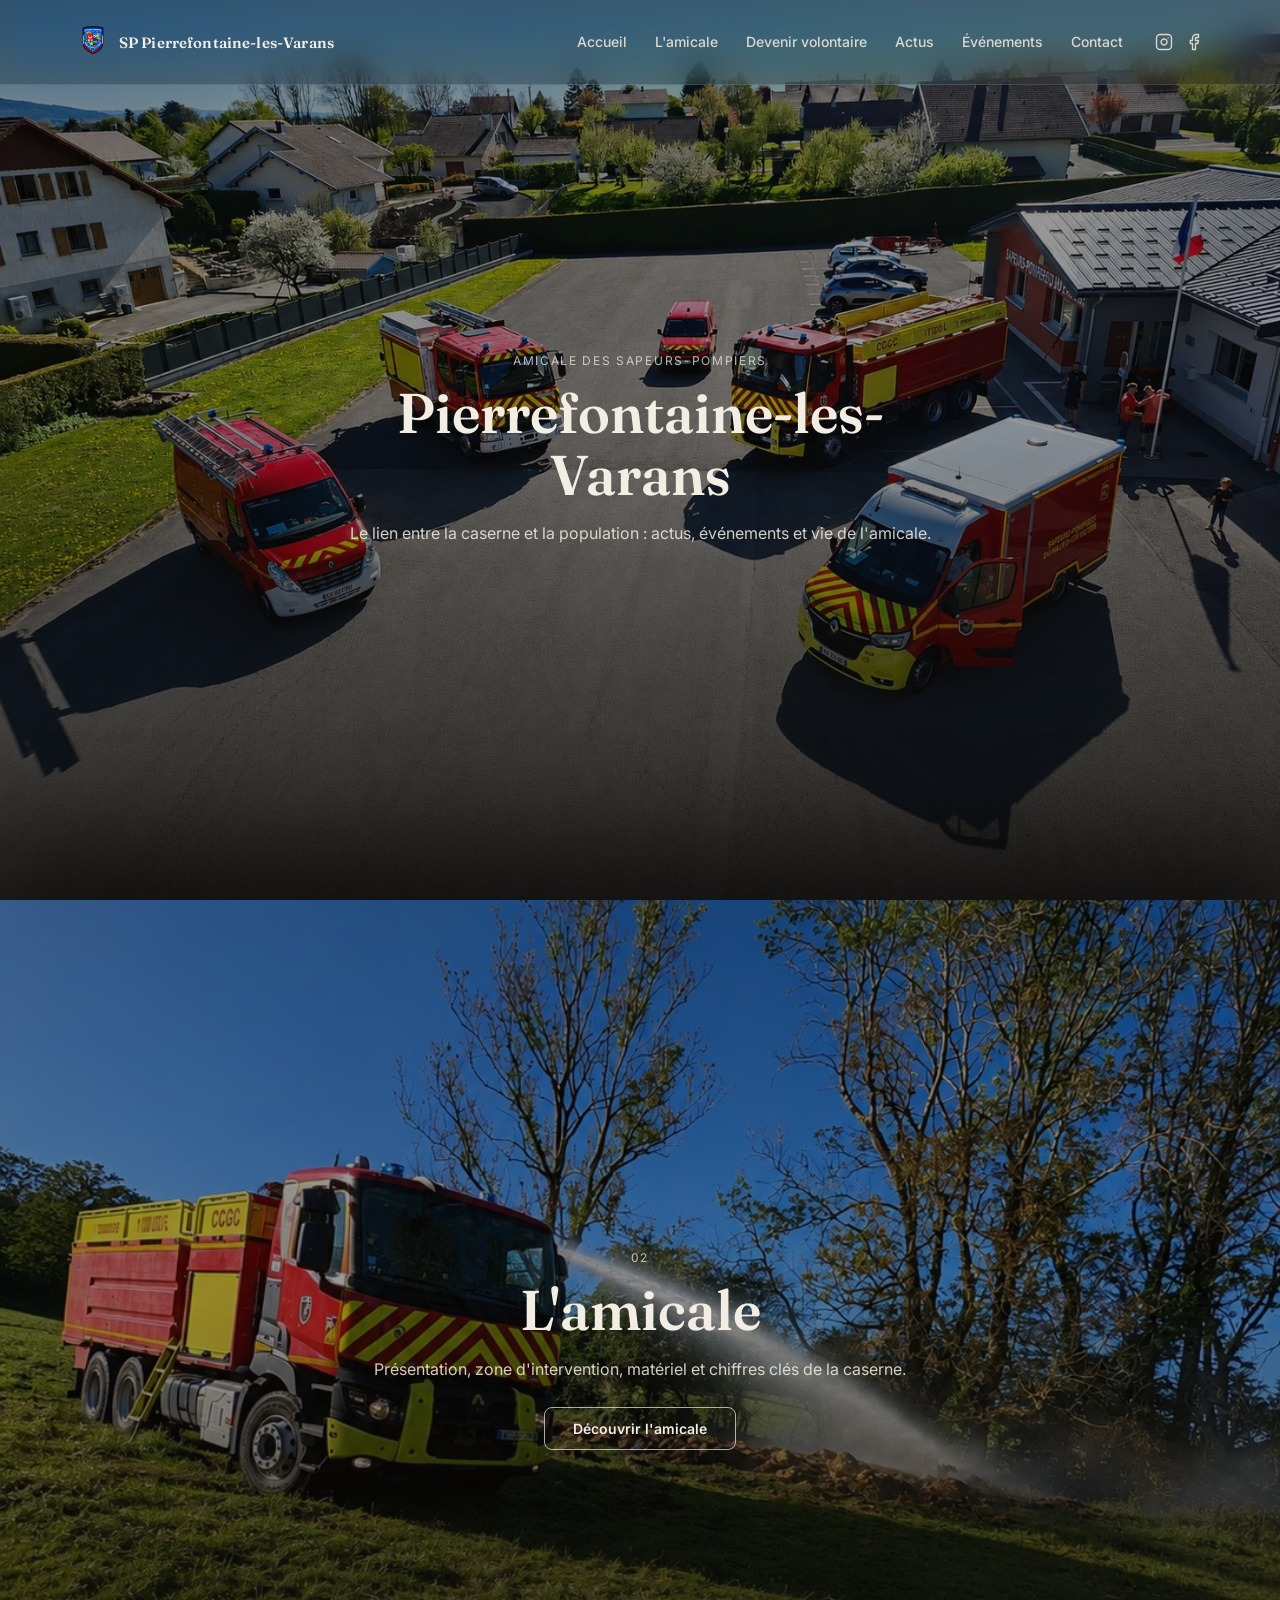
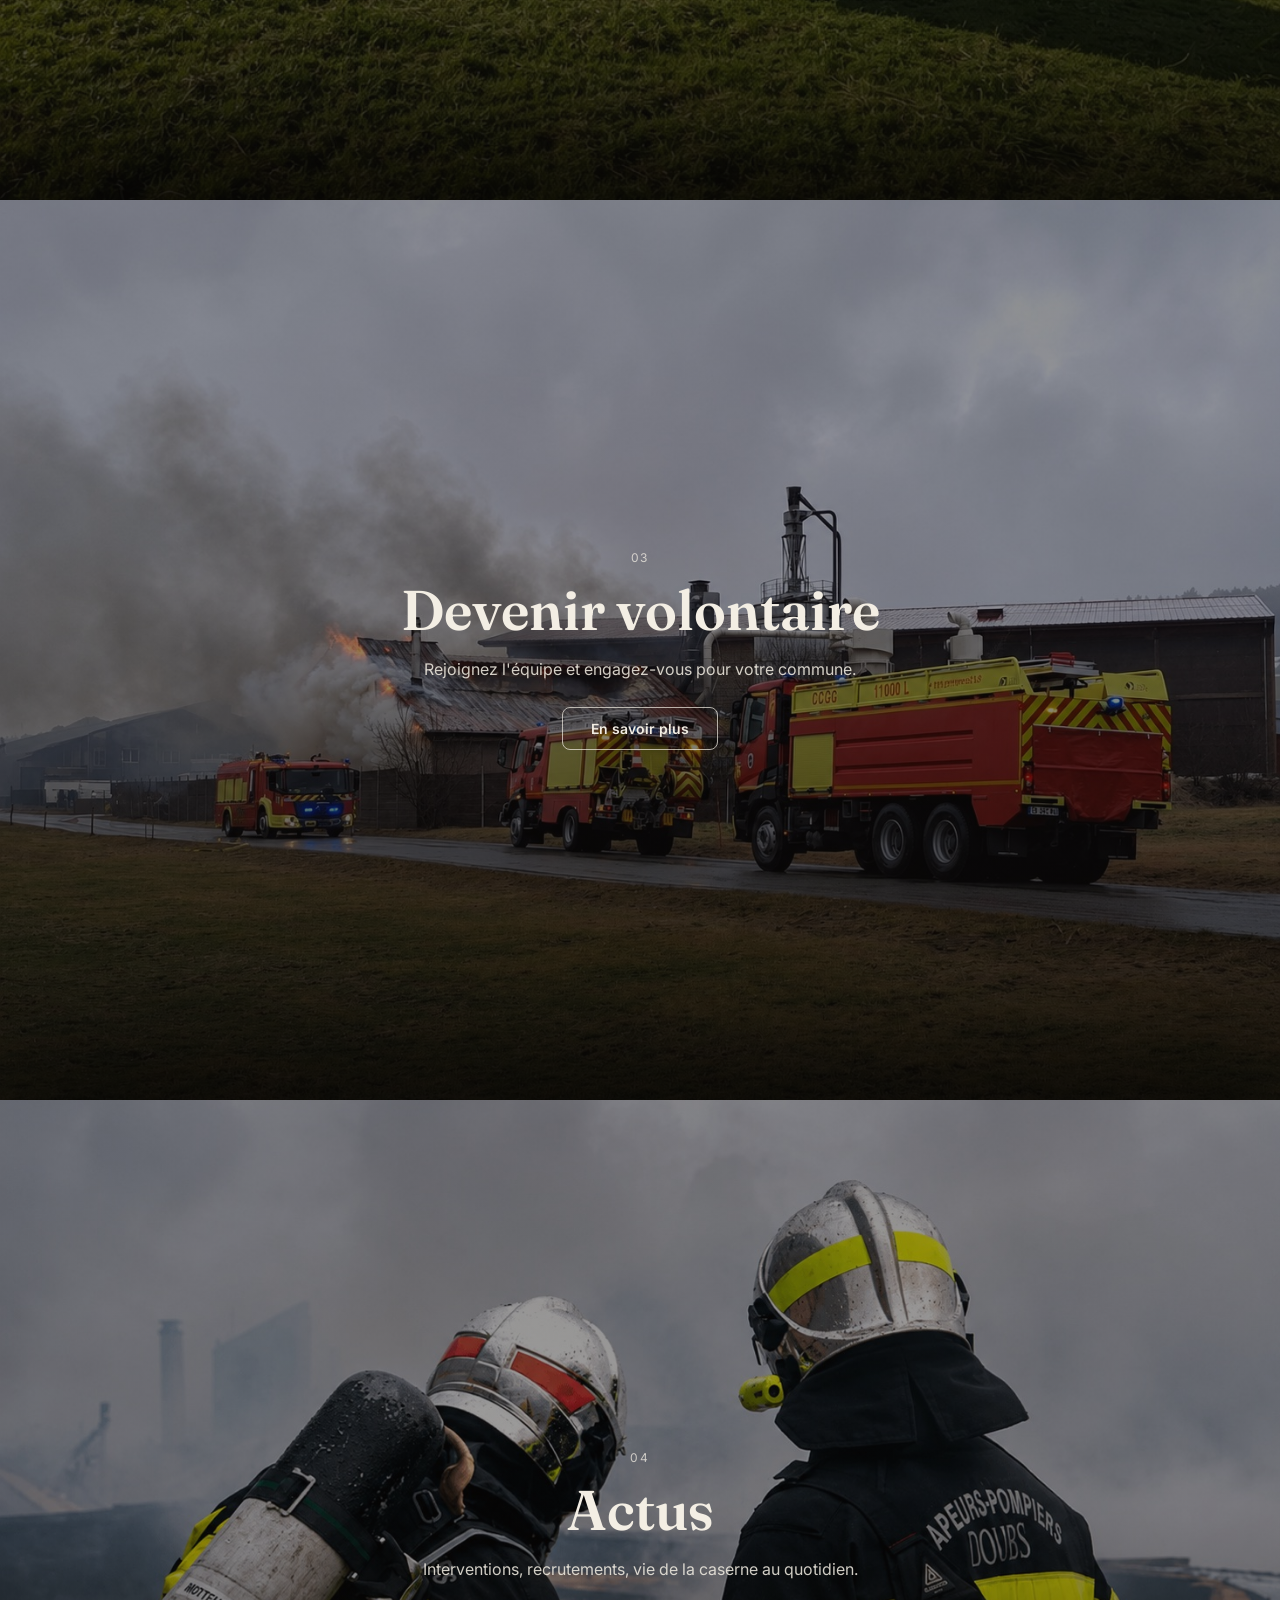
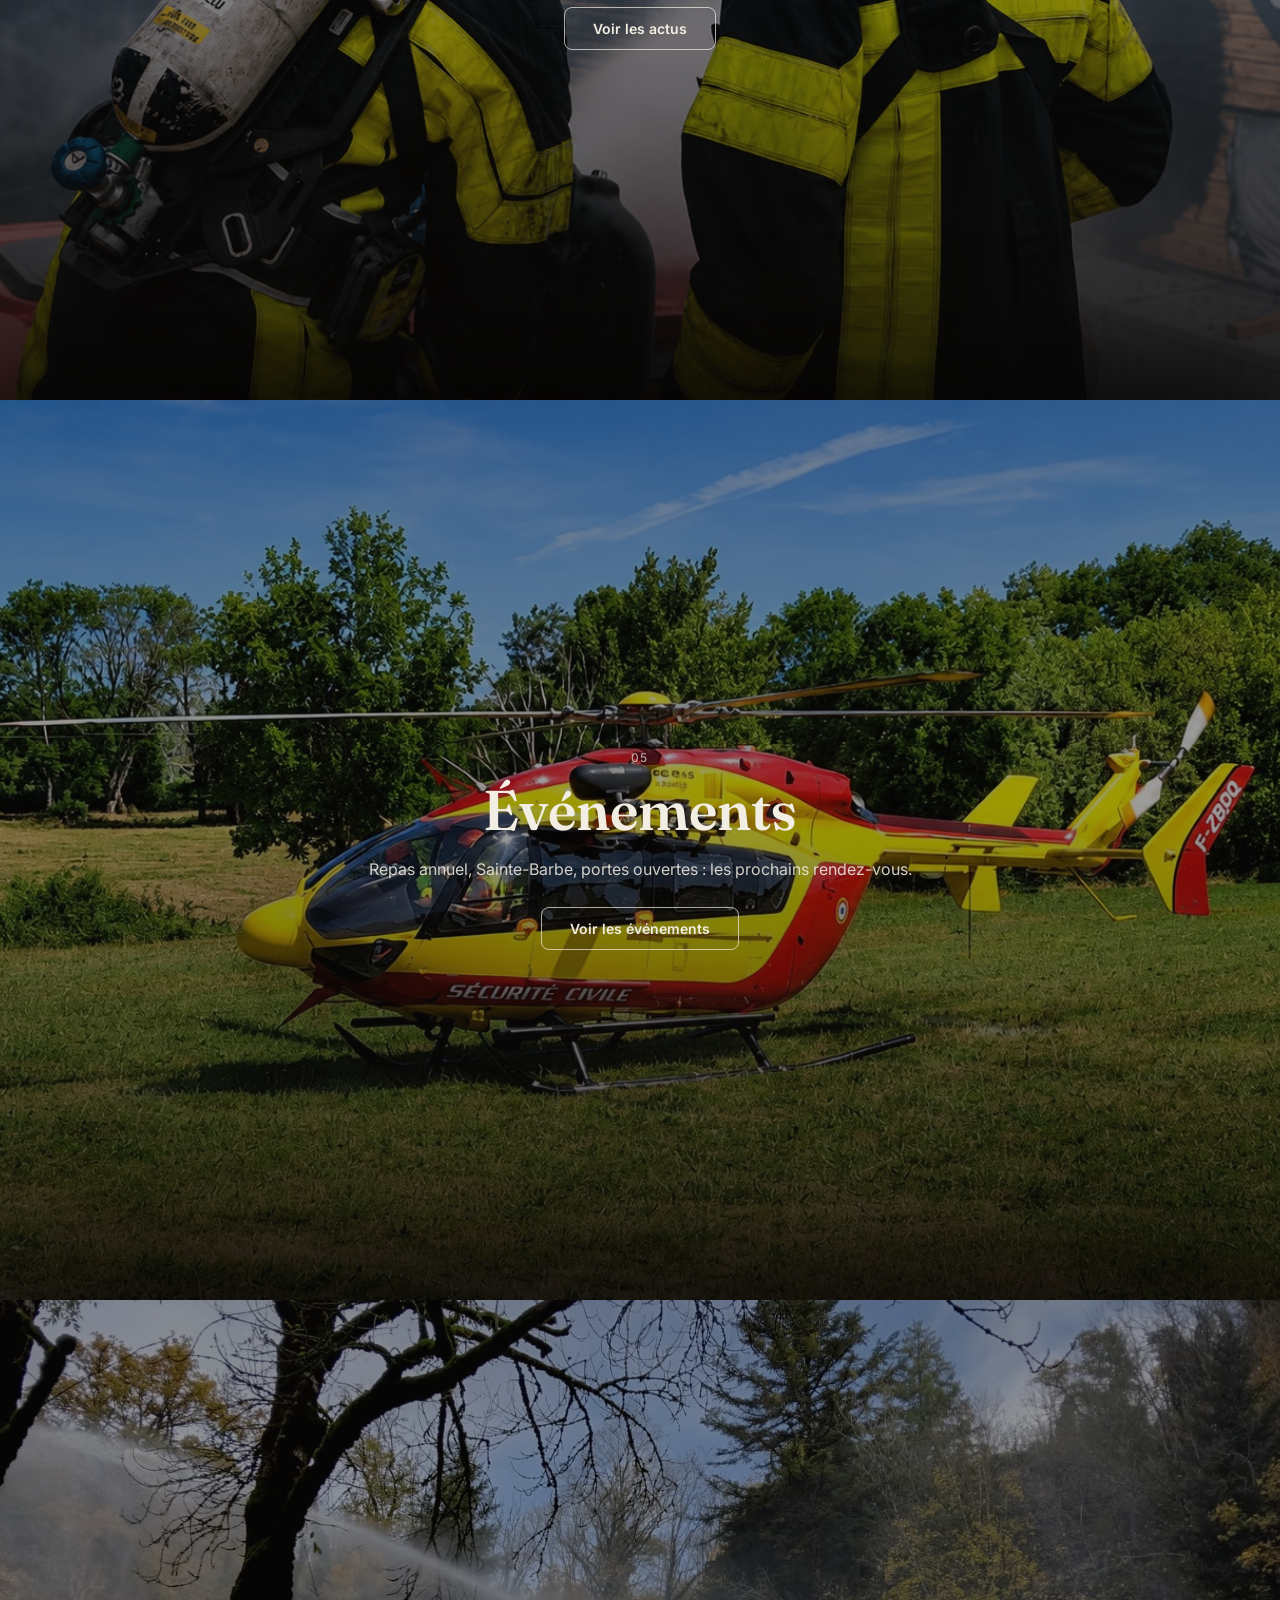
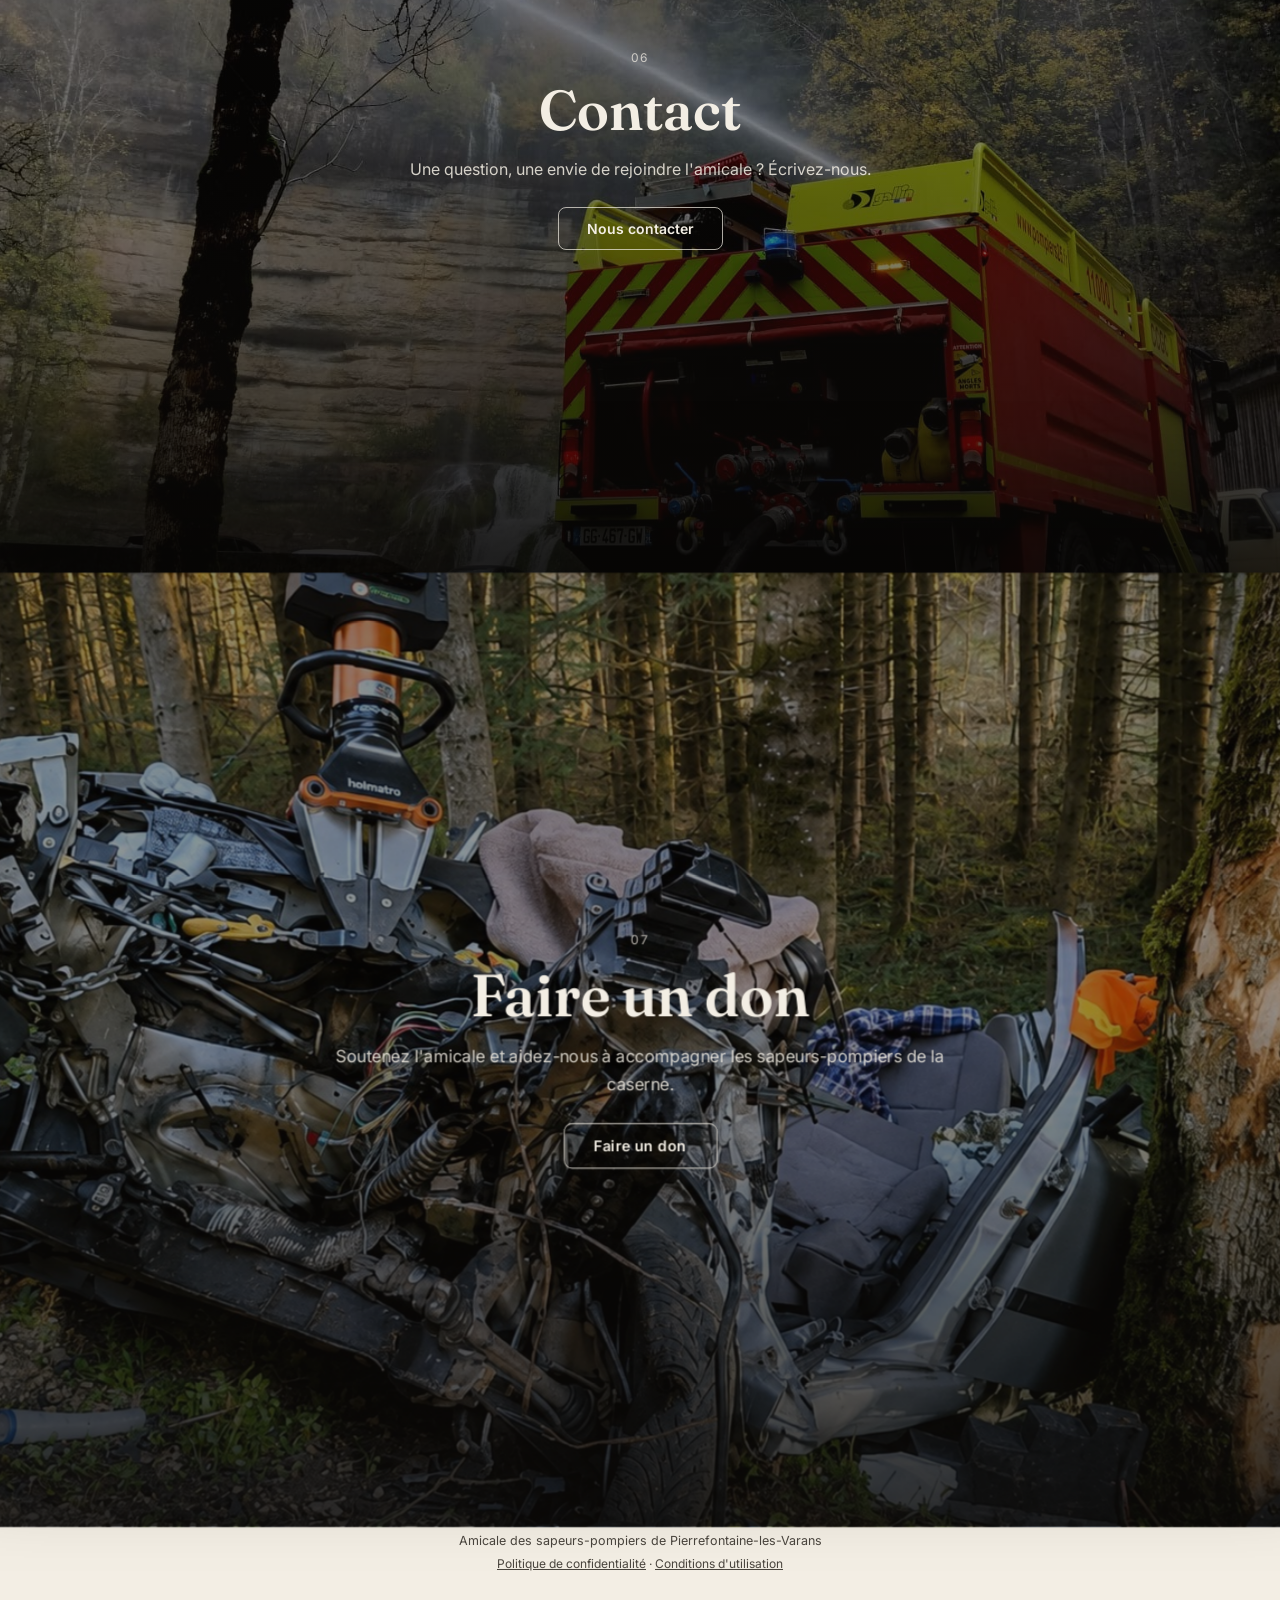
<file: index.html>
<!DOCTYPE html>
<html lang="fr">
<head>
<meta charset="UTF-8">
<meta name="viewport" content="width=device-width, initial-scale=1.0">
<title>Amicale des sapeurs-pompiers de Pierrefontaine-les-Varans</title>
<meta name="description" content="Amicale des sapeurs-pompiers de Pierrefontaine-les-Varans : actus de la caserne, événements et vie de l'amicale.">
<link rel="preconnect" href="https://fonts.googleapis.com">
<link rel="preconnect" href="https://fonts.gstatic.com" crossorigin>
<link href="https://fonts.googleapis.com/css2?family=Fraunces:opsz,wght@9..144,500;9..144,600&family=Inter:wght@400;500;600&display=swap" rel="stylesheet">
<link rel="stylesheet" href="style.css">
<link rel="icon" type="image/png" href="assets/favicon.png">
<meta property="og:type" content="website">
<meta property="og:title" content="Amicale des sapeurs-pompiers de Pierrefontaine-les-Varans">
<meta property="og:description" content="Amicale des sapeurs-pompiers de Pierrefontaine-les-Varans : actus, evenements et vie associative de la caserne.">
<meta property="og:image" content="assets/og-image.jpg">
</head>
<body>

<nav class="glass-nav">
  <a href="#" class="brand">
    <img src="assets/logo.png" alt="Logo de l'amicale" class="brand-logo">
    <span class="brand-text">SP Pierrefontaine-les-Varans</span>
  </a>
  <div class="nav-links">
    <a href="index.html">Accueil</a>
    <a href="amicale.html">L'amicale</a>
    <a href="devenir-volontaire.html">Devenir volontaire</a>
    <a href="actus.html">Actus</a>
    <a href="evenements.html">Événements</a>
    <a href="contact.html">Contact</a>
    <span class="nav-social-group"><a href="https://www.instagram.com/amicale_pompier_plv/" target="_blank" rel="noopener" class="nav-social" aria-label="Instagram"><svg xmlns="http://www.w3.org/2000/svg" viewBox="0 0 24 24" fill="none" stroke="currentColor" stroke-width="1.8" stroke-linecap="round" stroke-linejoin="round"><rect x="2" y="2" width="20" height="20" rx="5" ry="5"></rect><path d="M16 11.37A4 4 0 1 1 12.63 8 4 4 0 0 1 16 11.37z"></path><line x1="17.5" y1="6.5" x2="17.5" y2="6.5"></line></svg></a><a href="https://www.facebook.com/amicale.PLV" target="_blank" rel="noopener" class="nav-social" aria-label="Facebook"><svg xmlns="http://www.w3.org/2000/svg" viewBox="0 0 24 24" fill="none" stroke="currentColor" stroke-width="1.8" stroke-linecap="round" stroke-linejoin="round"><path d="M18 2h-3a5 5 0 0 0-5 5v3H7v4h3v8h4v-8h3l1-4h-4V7a1 1 0 0 1 1-1h3z"></path></svg></a></span>
  </div>
  <button class="menu-toggle" id="menu-toggle" aria-label="Ouvrir le menu" aria-expanded="false">
    <span></span><span></span><span></span>
  </button>
</nav>

<div class="mobile-menu" id="mobile-menu">
  <a href="index.html">Accueil</a>
  <a href="amicale.html">L'amicale</a>
  <a href="devenir-volontaire.html">Devenir volontaire</a>
  <a href="actus.html">Actus</a>
  <a href="evenements.html">Événements</a>
  <a href="contact.html">Contact</a>
  <span class="nav-social-group"><a href="https://www.instagram.com/amicale_pompier_plv/" target="_blank" rel="noopener" class="nav-social" aria-label="Instagram"><svg xmlns="http://www.w3.org/2000/svg" viewBox="0 0 24 24" fill="none" stroke="currentColor" stroke-width="1.8" stroke-linecap="round" stroke-linejoin="round"><rect x="2" y="2" width="20" height="20" rx="5" ry="5"></rect><path d="M16 11.37A4 4 0 1 1 12.63 8 4 4 0 0 1 16 11.37z"></path><line x1="17.5" y1="6.5" x2="17.5" y2="6.5"></line></svg></a><a href="https://www.facebook.com/amicale.PLV" target="_blank" rel="noopener" class="nav-social" aria-label="Facebook"><svg xmlns="http://www.w3.org/2000/svg" viewBox="0 0 24 24" fill="none" stroke="currentColor" stroke-width="1.8" stroke-linecap="round" stroke-linejoin="round"><path d="M18 2h-3a5 5 0 0 0-5 5v3H7v4h3v8h4v-8h3l1-4h-4V7a1 1 0 0 1 1-1h3z"></path></svg></a></span>
</div>

<div class="stack">

  <section class="stack-panel" style="background-image:url('assets/hero-1.jpg')">
    <div class="hero-overlay"></div>
    <div class="hero-content">
      <p class="eyebrow">Amicale des sapeurs-pompiers</p>
      <h1 class="panel-title">Pierrefontaine-les-Varans</h1>
      <p class="hero-sub">Le lien entre la caserne et la population : actus, événements et vie de l'amicale.</p>
    </div>
  </section>

  <section class="stack-panel" style="background-image:url('assets/hero-6.jpg')">
    <div class="hero-overlay"></div>
    <div class="hero-content">
      <p class="eyebrow">02</p>
      <h2 class="panel-title">L'amicale</h2>
      <p class="hero-sub">Présentation, zone d'intervention, matériel et chiffres clés de la caserne.</p>
      <a class="panel-cta" href="amicale.html">Découvrir l'amicale</a>
    </div>
  </section>

  <section class="stack-panel" style="background-image:url('assets/hero-7.jpg')">
    <div class="hero-overlay"></div>
    <div class="hero-content">
      <p class="eyebrow">03</p>
      <h2 class="panel-title">Devenir volontaire</h2>
      <p class="hero-sub">Rejoignez l'équipe et engagez-vous pour votre commune.</p>
      <a class="panel-cta" href="devenir-volontaire.html">En savoir plus</a>
    </div>
  </section>

  <section class="stack-panel" style="background-image:url('assets/hero-3.jpg')">
    <div class="hero-overlay"></div>
    <div class="hero-content">
      <p class="eyebrow">04</p>
      <h2 class="panel-title">Actus</h2>
      <p class="hero-sub">Interventions, recrutements, vie de la caserne au quotidien.</p>
      <a class="panel-cta" href="actus.html">Voir les actus</a>
    </div>
  </section>

  <section class="stack-panel" style="background-image:url('assets/hero-2.jpg')">
    <div class="hero-overlay"></div>
    <div class="hero-content">
      <p class="eyebrow">05</p>
      <h2 class="panel-title">Événements</h2>
      <p class="hero-sub">Repas annuel, Sainte-Barbe, portes ouvertes : les prochains rendez-vous.</p>
      <a class="panel-cta" href="evenements.html">Voir les événements</a>
    </div>
  </section>

  <section class="stack-panel" style="background-image:url('assets/hero-4.jpg')">
    <div class="hero-overlay"></div>
    <div class="hero-content">
      <p class="eyebrow">06</p>
      <h2 class="panel-title">Contact</h2>
      <p class="hero-sub">Une question, une envie de rejoindre l'amicale ? Écrivez-nous.</p>
      <a class="panel-cta" href="contact.html">Nous contacter</a>
    </div>
  </section>

  <section class="stack-panel" style="background-image:url('assets/hero-5.jpg')">
    <div class="hero-overlay"></div>
    <div class="hero-content">
      <p class="eyebrow">07</p>
      <h2 class="panel-title">Faire un don</h2>
      <p class="hero-sub">Soutenez l'amicale et aidez-nous à accompagner les sapeurs-pompiers de la caserne.</p>
      <a class="panel-cta" href="contact.html">Faire un don</a>
    </div>
  </section>

</div>

<footer class="site-footer">
  <p>Amicale des sapeurs-pompiers de Pierrefontaine-les-Varans</p>
  <p class="footer-links"><a href="politique-de-confidentialite.html">Politique de confidentialité</a> · <a href="conditions-utilisation.html">Conditions d'utilisation</a></p>
</footer>

<script src="nav.js"></script>
<script src="stack.js"></script>
</body>
</html>
</file>
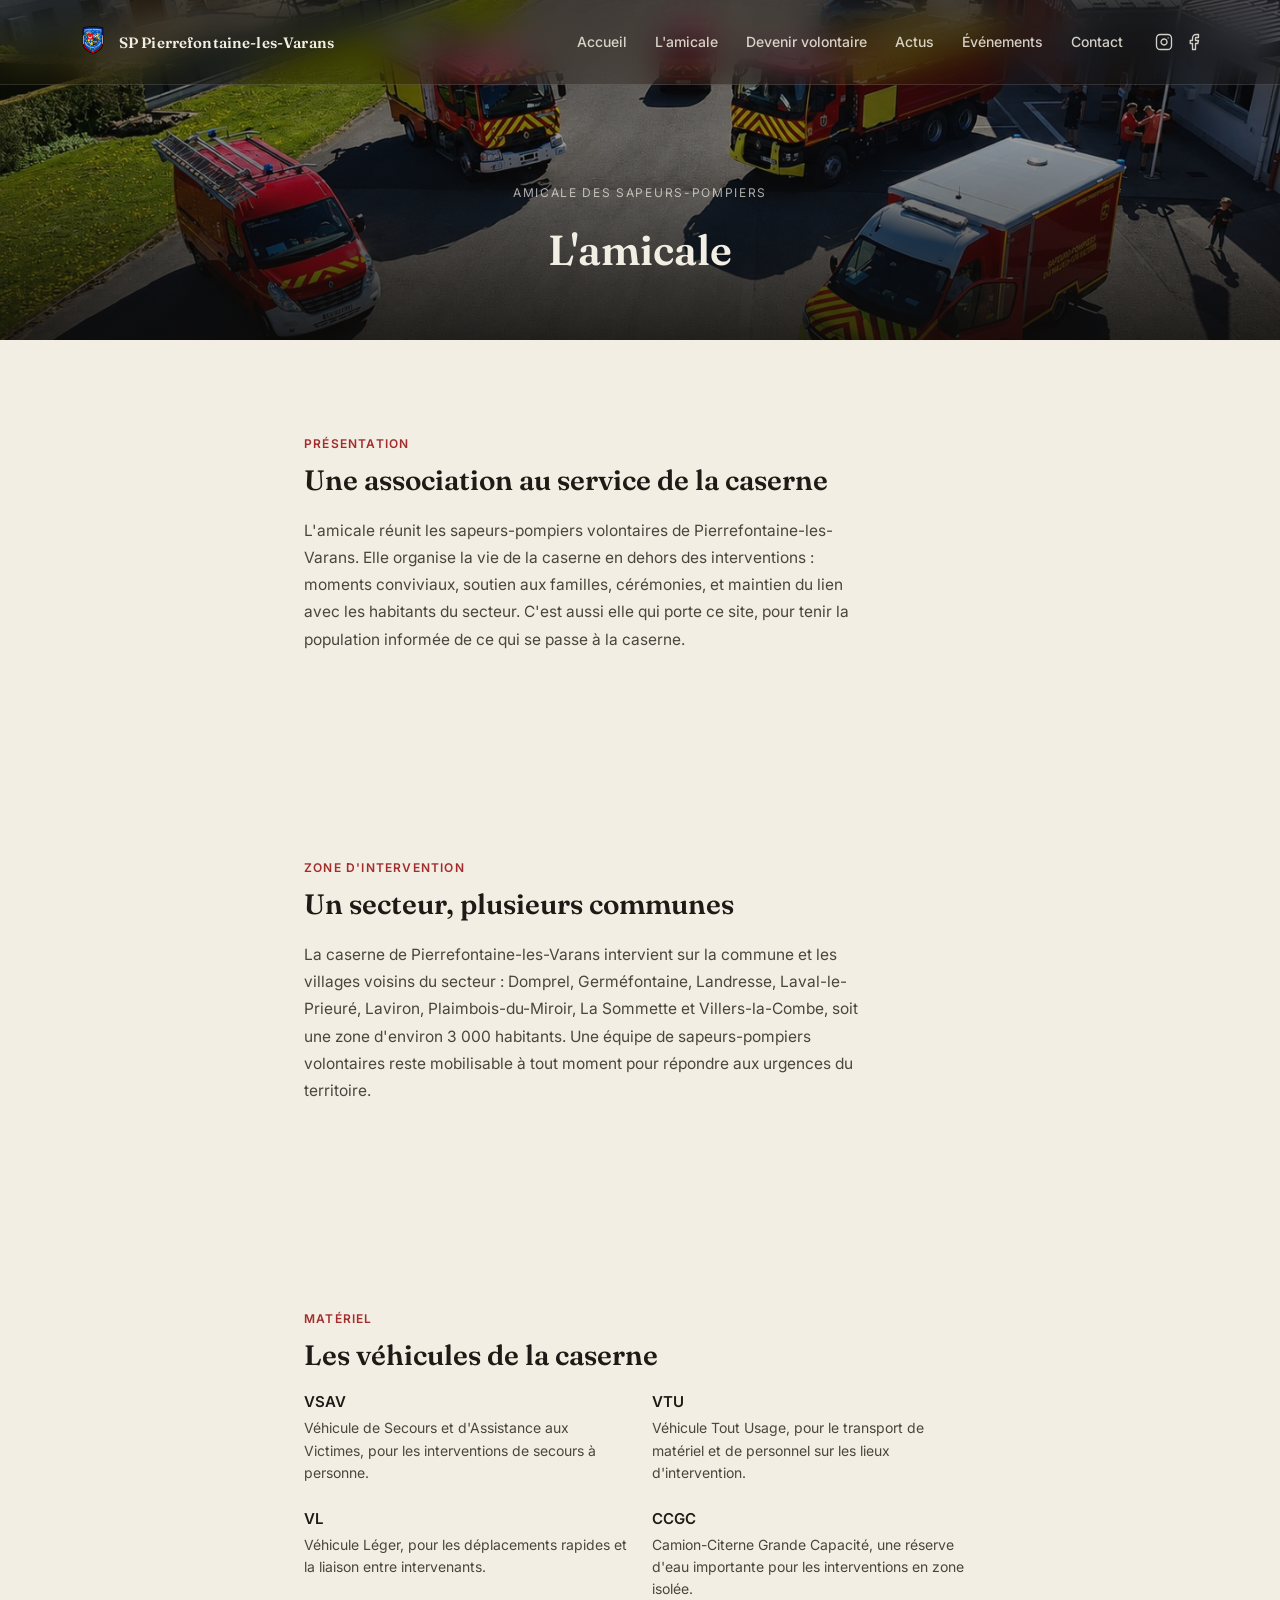
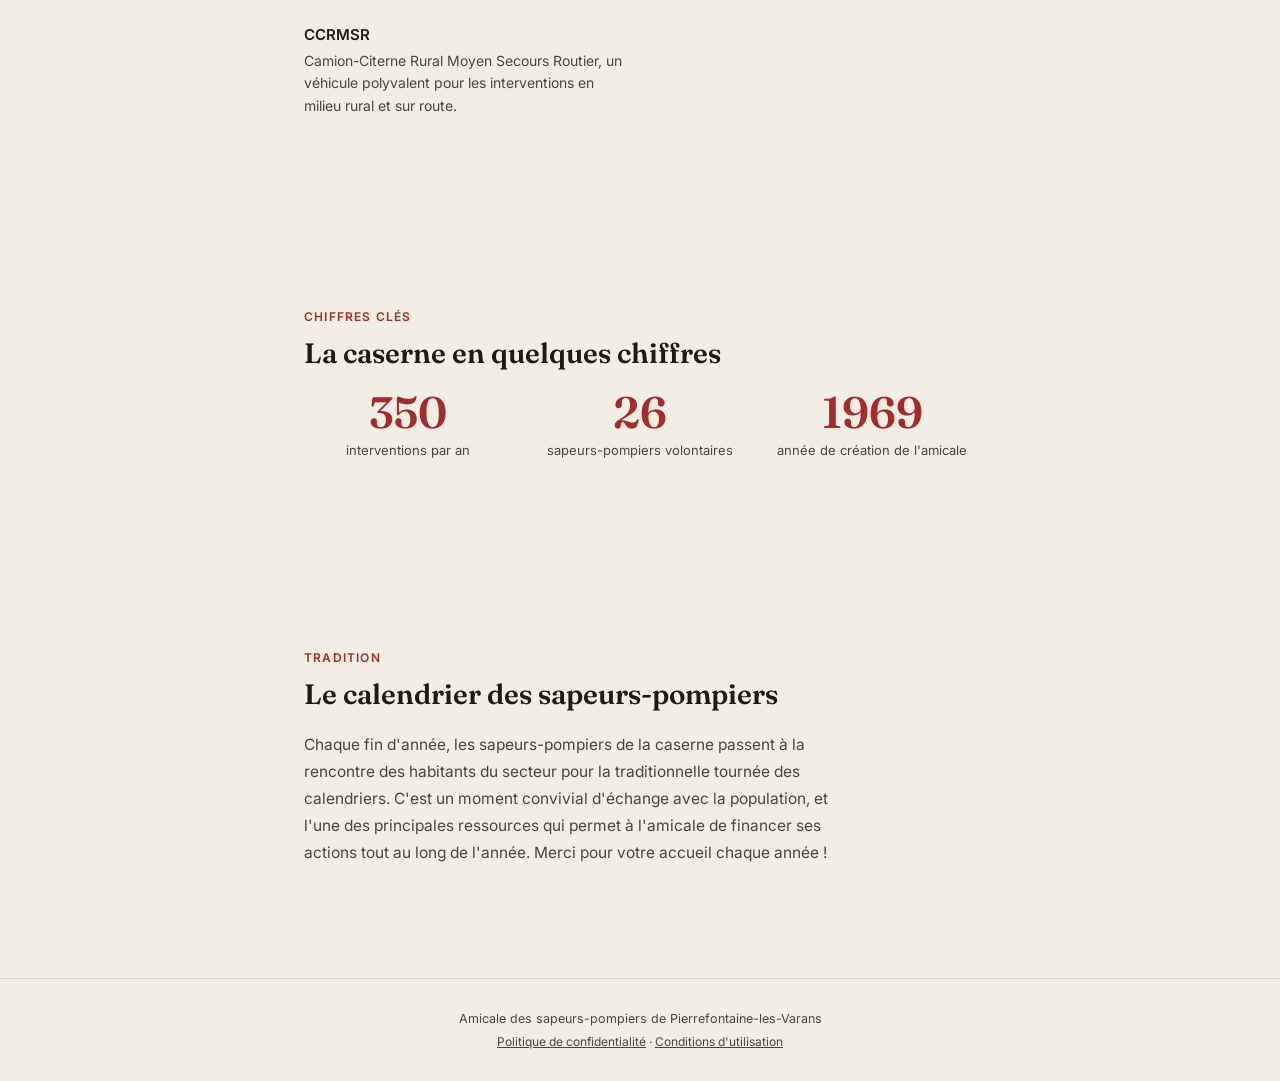
<file: amicale.html>
<!DOCTYPE html>
<html lang="fr">
<head>
<meta charset="UTF-8">
<meta name="viewport" content="width=device-width, initial-scale=1.0">
<title>L'amicale — Amicale des sapeurs-pompiers de Pierrefontaine-les-Varans</title>
<link rel="preconnect" href="https://fonts.googleapis.com">
<link rel="preconnect" href="https://fonts.gstatic.com" crossorigin>
<link href="https://fonts.googleapis.com/css2?family=Fraunces:opsz,wght@9..144,500;9..144,600&family=Inter:wght@400;500;600&display=swap" rel="stylesheet">
<link rel="stylesheet" href="style.css">
<link rel="icon" type="image/png" href="assets/favicon.png">
<meta property="og:type" content="website">
<meta property="og:title" content="L'amicale — Amicale des sapeurs-pompiers de Pierrefontaine-les-Varans">
<meta property="og:description" content="Amicale des sapeurs-pompiers de Pierrefontaine-les-Varans : actus, evenements et vie associative de la caserne.">
<meta property="og:image" content="assets/og-image.jpg">
</head>
<body>

<nav class="glass-nav">
  <a href="index.html" class="brand">
    <img src="assets/logo.png" alt="Logo de l'amicale" class="brand-logo">
    <span class="brand-text">SP Pierrefontaine-les-Varans</span>
  </a>
  <div class="nav-links">
    <a href="index.html">Accueil</a>
    <a href="amicale.html">L'amicale</a>
    <a href="devenir-volontaire.html">Devenir volontaire</a>
    <a href="actus.html">Actus</a>
    <a href="evenements.html">Événements</a>
    <a href="contact.html">Contact</a>
    <span class="nav-social-group"><a href="https://www.instagram.com/amicale_pompier_plv/" target="_blank" rel="noopener" class="nav-social" aria-label="Instagram"><svg xmlns="http://www.w3.org/2000/svg" viewBox="0 0 24 24" fill="none" stroke="currentColor" stroke-width="1.8" stroke-linecap="round" stroke-linejoin="round"><rect x="2" y="2" width="20" height="20" rx="5" ry="5"></rect><path d="M16 11.37A4 4 0 1 1 12.63 8 4 4 0 0 1 16 11.37z"></path><line x1="17.5" y1="6.5" x2="17.5" y2="6.5"></line></svg></a><a href="https://www.facebook.com/amicale.PLV" target="_blank" rel="noopener" class="nav-social" aria-label="Facebook"><svg xmlns="http://www.w3.org/2000/svg" viewBox="0 0 24 24" fill="none" stroke="currentColor" stroke-width="1.8" stroke-linecap="round" stroke-linejoin="round"><path d="M18 2h-3a5 5 0 0 0-5 5v3H7v4h3v8h4v-8h3l1-4h-4V7a1 1 0 0 1 1-1h3z"></path></svg></a></span>
  </div>
  <button class="menu-toggle" id="menu-toggle" aria-label="Ouvrir le menu" aria-expanded="false">
    <span></span><span></span><span></span>
  </button>
</nav>

<div class="mobile-menu" id="mobile-menu">
  <a href="index.html">Accueil</a>
  <a href="amicale.html">L'amicale</a>
  <a href="devenir-volontaire.html">Devenir volontaire</a>
  <a href="actus.html">Actus</a>
  <a href="evenements.html">Événements</a>
  <a href="contact.html">Contact</a>
  <span class="nav-social-group"><a href="https://www.instagram.com/amicale_pompier_plv/" target="_blank" rel="noopener" class="nav-social" aria-label="Instagram"><svg xmlns="http://www.w3.org/2000/svg" viewBox="0 0 24 24" fill="none" stroke="currentColor" stroke-width="1.8" stroke-linecap="round" stroke-linejoin="round"><rect x="2" y="2" width="20" height="20" rx="5" ry="5"></rect><path d="M16 11.37A4 4 0 1 1 12.63 8 4 4 0 0 1 16 11.37z"></path><line x1="17.5" y1="6.5" x2="17.5" y2="6.5"></line></svg></a><a href="https://www.facebook.com/amicale.PLV" target="_blank" rel="noopener" class="nav-social" aria-label="Facebook"><svg xmlns="http://www.w3.org/2000/svg" viewBox="0 0 24 24" fill="none" stroke="currentColor" stroke-width="1.8" stroke-linecap="round" stroke-linejoin="round"><path d="M18 2h-3a5 5 0 0 0-5 5v3H7v4h3v8h4v-8h3l1-4h-4V7a1 1 0 0 1 1-1h3z"></path></svg></a></span>
</div>

<header class="page-header" style="background-image:url('assets/hero-1.jpg')">
  <div class="hero-overlay"></div>
  <p class="eyebrow">Amicale des sapeurs-pompiers</p>
  <h1>L'amicale</h1>
</header>

<main>
  <section class="section">
    <p class="section-eyebrow">Présentation</p>
    <h2>Une association au service de la caserne</h2>
    <p class="section-text">
      L'amicale réunit les sapeurs-pompiers volontaires de Pierrefontaine-les-Varans.
      Elle organise la vie de la caserne en dehors des interventions : moments conviviaux, soutien aux familles,
      cérémonies, et maintien du lien avec les habitants du secteur. C'est aussi elle qui porte ce site, pour
      tenir la population informée de ce qui se passe à la caserne.
    </p>
  </section>

  <section class="section">
    <p class="section-eyebrow">Zone d'intervention</p>
    <h2>Un secteur, plusieurs communes</h2>
    <p class="section-text">
      La caserne de Pierrefontaine-les-Varans intervient sur la commune et les villages voisins du secteur :
      Domprel, Germéfontaine, Landresse, Laval-le-Prieuré, Laviron, Plaimbois-du-Miroir, La Sommette et
      Villers-la-Combe, soit une zone d'environ 3 000 habitants. Une équipe de sapeurs-pompiers volontaires
      reste mobilisable à tout moment pour répondre aux urgences du territoire.
    </p>
  </section>

  <section class="section">
    <p class="section-eyebrow">Matériel</p>
    <h2>Les véhicules de la caserne</h2>
    <div class="material-grid">
      <div class="material-item">
        <h3>VSAV</h3>
        <p>Véhicule de Secours et d'Assistance aux Victimes, pour les interventions de secours à personne.</p>
      </div>
      <div class="material-item">
        <h3>VTU</h3>
        <p>Véhicule Tout Usage, pour le transport de matériel et de personnel sur les lieux d'intervention.</p>
      </div>
      <div class="material-item">
        <h3>VL</h3>
        <p>Véhicule Léger, pour les déplacements rapides et la liaison entre intervenants.</p>
      </div>
      <div class="material-item">
        <h3>CCGC</h3>
        <p>Camion-Citerne Grande Capacité, une réserve d'eau importante pour les interventions en zone isolée.</p>
      </div>
      <div class="material-item">
        <h3>CCRMSR</h3>
        <p>Camion-Citerne Rural Moyen Secours Routier, un véhicule polyvalent pour les interventions en milieu rural et sur route.</p>
      </div>
    </div>
  </section>

  <section class="section">
    <p class="section-eyebrow">Chiffres clés</p>
    <h2>La caserne en quelques chiffres</h2>
    <!-- Chiffres d'exemple, à remplacer par les vraies données -->
    <div class="stats-grid">
      <div class="stat-item">
        <p class="stat-number">350</p>
        <p class="stat-label">interventions par an</p>
      </div>
      <div class="stat-item">
        <p class="stat-number">26</p>
        <p class="stat-label">sapeurs-pompiers volontaires</p>
      </div>
      <div class="stat-item">
        <p class="stat-number">1969</p>
        <p class="stat-label">année de création de l'amicale</p>
      </div>
    </div>
  </section>

  <section class="section">
    <p class="section-eyebrow">Tradition</p>
    <h2>Le calendrier des sapeurs-pompiers</h2>
    <p class="section-text">
      Chaque fin d'année, les sapeurs-pompiers de la caserne passent à la rencontre des habitants du secteur
      pour la traditionnelle tournée des calendriers. C'est un moment convivial d'échange avec la population,
      et l'une des principales ressources qui permet à l'amicale de financer ses actions tout au long de l'année.
      Merci pour votre accueil chaque année !
    </p>
  </section>
</main>

<footer class="site-footer">
  <p>Amicale des sapeurs-pompiers de Pierrefontaine-les-Varans</p>
  <p class="footer-links"><a href="politique-de-confidentialite.html">Politique de confidentialité</a> · <a href="conditions-utilisation.html">Conditions d'utilisation</a></p>
</footer>

<script src="nav.js"></script>
</body>
</html>
</file>
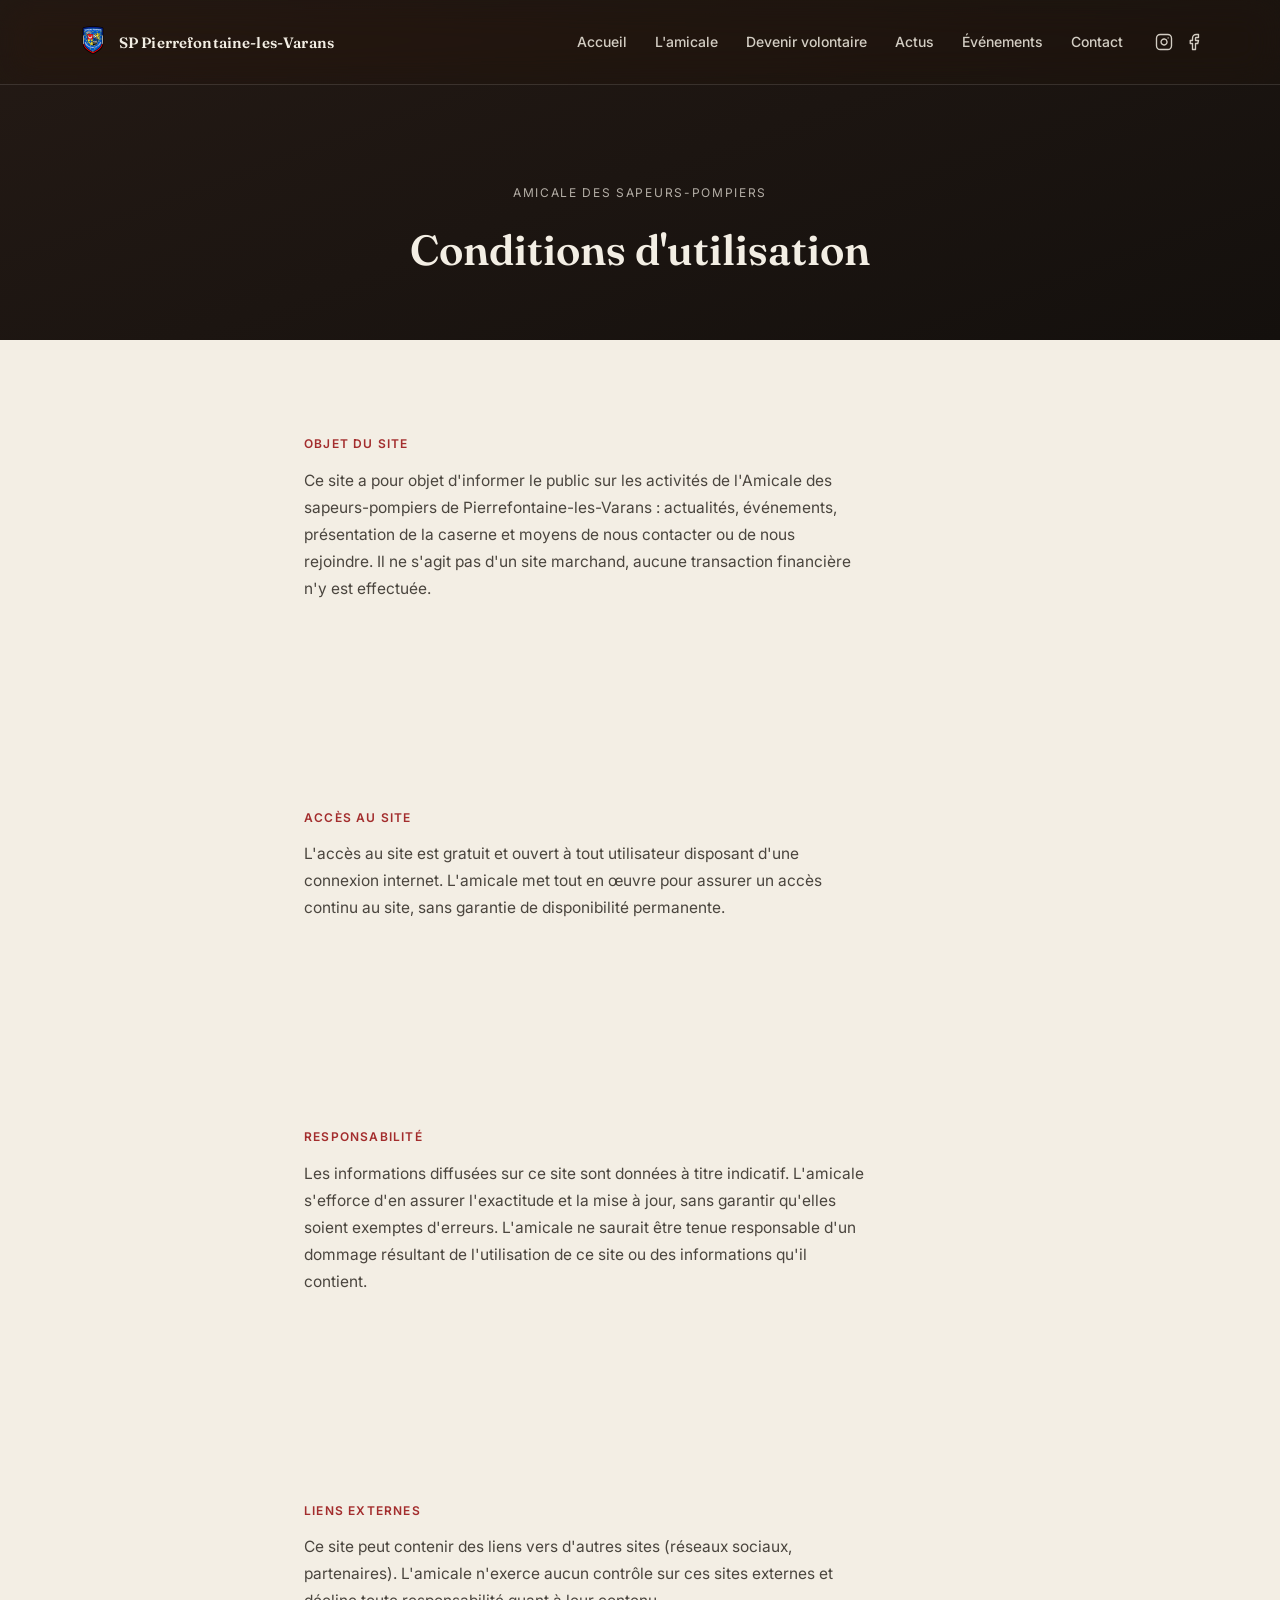
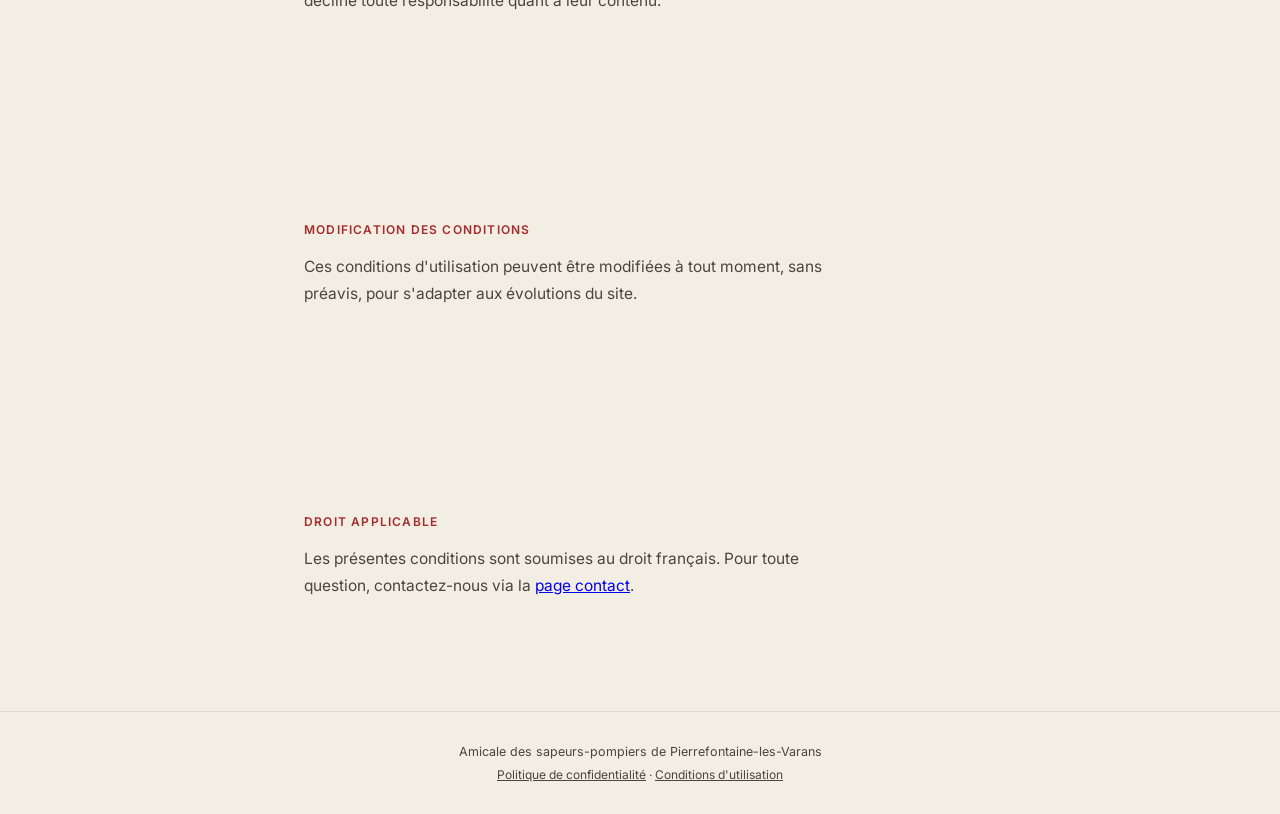
<file: conditions-utilisation.html>
<!DOCTYPE html>
<html lang="fr">
<head>
<meta charset="UTF-8">
<meta name="viewport" content="width=device-width, initial-scale=1.0">
<title>Conditions d'utilisation — Amicale des sapeurs-pompiers de Pierrefontaine-les-Varans</title>
<link rel="preconnect" href="https://fonts.googleapis.com">
<link rel="preconnect" href="https://fonts.gstatic.com" crossorigin>
<link href="https://fonts.googleapis.com/css2?family=Fraunces:opsz,wght@9..144,500;9..144,600&family=Inter:wght@400;500;600&display=swap" rel="stylesheet">
<link rel="stylesheet" href="style.css">
<link rel="icon" type="image/png" href="assets/favicon.png">
<meta property="og:type" content="website">
<meta property="og:title" content="Conditions d'utilisation — Amicale des sapeurs-pompiers de Pierrefontaine-les-Varans">
<meta property="og:description" content="Amicale des sapeurs-pompiers de Pierrefontaine-les-Varans : actus, evenements et vie associative de la caserne.">
<meta property="og:image" content="assets/og-image.jpg">
</head>
<body>

<nav class="glass-nav">
  <a href="index.html" class="brand">
    <img src="assets/logo.png" alt="Logo de l'amicale" class="brand-logo">
    <span class="brand-text">SP Pierrefontaine-les-Varans</span>
  </a>
  <div class="nav-links">
    <a href="index.html">Accueil</a>
    <a href="amicale.html">L'amicale</a>
    <a href="devenir-volontaire.html">Devenir volontaire</a>
    <a href="actus.html">Actus</a>
    <a href="evenements.html">Événements</a>
    <a href="contact.html">Contact</a>
    <span class="nav-social-group"><a href="https://www.instagram.com/amicale_pompier_plv/" target="_blank" rel="noopener" class="nav-social" aria-label="Instagram"><svg xmlns="http://www.w3.org/2000/svg" viewBox="0 0 24 24" fill="none" stroke="currentColor" stroke-width="1.8" stroke-linecap="round" stroke-linejoin="round"><rect x="2" y="2" width="20" height="20" rx="5" ry="5"></rect><path d="M16 11.37A4 4 0 1 1 12.63 8 4 4 0 0 1 16 11.37z"></path><line x1="17.5" y1="6.5" x2="17.5" y2="6.5"></line></svg></a><a href="https://www.facebook.com/amicale.PLV" target="_blank" rel="noopener" class="nav-social" aria-label="Facebook"><svg xmlns="http://www.w3.org/2000/svg" viewBox="0 0 24 24" fill="none" stroke="currentColor" stroke-width="1.8" stroke-linecap="round" stroke-linejoin="round"><path d="M18 2h-3a5 5 0 0 0-5 5v3H7v4h3v8h4v-8h3l1-4h-4V7a1 1 0 0 1 1-1h3z"></path></svg></a></span>
  </div>
  <button class="menu-toggle" id="menu-toggle" aria-label="Ouvrir le menu" aria-expanded="false">
    <span></span><span></span><span></span>
  </button>
</nav>

<div class="mobile-menu" id="mobile-menu">
  <a href="index.html">Accueil</a>
  <a href="amicale.html">L'amicale</a>
  <a href="devenir-volontaire.html">Devenir volontaire</a>
  <a href="actus.html">Actus</a>
  <a href="evenements.html">Événements</a>
  <a href="contact.html">Contact</a>
  <span class="nav-social-group"><a href="https://www.instagram.com/amicale_pompier_plv/" target="_blank" rel="noopener" class="nav-social" aria-label="Instagram"><svg xmlns="http://www.w3.org/2000/svg" viewBox="0 0 24 24" fill="none" stroke="currentColor" stroke-width="1.8" stroke-linecap="round" stroke-linejoin="round"><rect x="2" y="2" width="20" height="20" rx="5" ry="5"></rect><path d="M16 11.37A4 4 0 1 1 12.63 8 4 4 0 0 1 16 11.37z"></path><line x1="17.5" y1="6.5" x2="17.5" y2="6.5"></line></svg></a><a href="https://www.facebook.com/amicale.PLV" target="_blank" rel="noopener" class="nav-social" aria-label="Facebook"><svg xmlns="http://www.w3.org/2000/svg" viewBox="0 0 24 24" fill="none" stroke="currentColor" stroke-width="1.8" stroke-linecap="round" stroke-linejoin="round"><path d="M18 2h-3a5 5 0 0 0-5 5v3H7v4h3v8h4v-8h3l1-4h-4V7a1 1 0 0 1 1-1h3z"></path></svg></a></span>
</div>

<header class="page-header" style="background: linear-gradient(160deg, #241A15 0%, #14100D 100%);">
  <p class="eyebrow">Amicale des sapeurs-pompiers</p>
  <h1>Conditions d'utilisation</h1>
</header>

<main>
  <section class="section">
    <p class="section-eyebrow">Objet du site</p>
    <p class="section-text">
      Ce site a pour objet d'informer le public sur les activités de l'Amicale des sapeurs-pompiers de
      Pierrefontaine-les-Varans : actualités, événements, présentation de la caserne et moyens de nous
      contacter ou de nous rejoindre. Il ne s'agit pas d'un site marchand, aucune transaction financière
      n'y est effectuée.
    </p>
  </section>

  <section class="section">
    <p class="section-eyebrow">Accès au site</p>
    <p class="section-text">
      L'accès au site est gratuit et ouvert à tout utilisateur disposant d'une connexion internet. L'amicale
      met tout en œuvre pour assurer un accès continu au site, sans garantie de disponibilité permanente.
    </p>
  </section>

  <section class="section">
    <p class="section-eyebrow">Responsabilité</p>
    <p class="section-text">
      Les informations diffusées sur ce site sont données à titre indicatif. L'amicale s'efforce d'en assurer
      l'exactitude et la mise à jour, sans garantir qu'elles soient exemptes d'erreurs. L'amicale ne saurait
      être tenue responsable d'un dommage résultant de l'utilisation de ce site ou des informations qu'il
      contient.
    </p>
  </section>

  <section class="section">
    <p class="section-eyebrow">Liens externes</p>
    <p class="section-text">
      Ce site peut contenir des liens vers d'autres sites (réseaux sociaux, partenaires). L'amicale n'exerce
      aucun contrôle sur ces sites externes et décline toute responsabilité quant à leur contenu.
    </p>
  </section>

  <section class="section">
    <p class="section-eyebrow">Modification des conditions</p>
    <p class="section-text">
      Ces conditions d'utilisation peuvent être modifiées à tout moment, sans préavis, pour s'adapter aux
      évolutions du site.
    </p>
  </section>

  <section class="section">
    <p class="section-eyebrow">Droit applicable</p>
    <p class="section-text">
      Les présentes conditions sont soumises au droit français. Pour toute question, contactez-nous via la
      <a href="contact.html">page contact</a>.
    </p>
  </section>
</main>

<footer class="site-footer">
  <p>Amicale des sapeurs-pompiers de Pierrefontaine-les-Varans</p>
  <p class="footer-links"><a href="politique-de-confidentialite.html">Politique de confidentialité</a> · <a href="conditions-utilisation.html">Conditions d'utilisation</a></p>
</footer>

<script src="nav.js"></script>
</body>
</html>
</file>
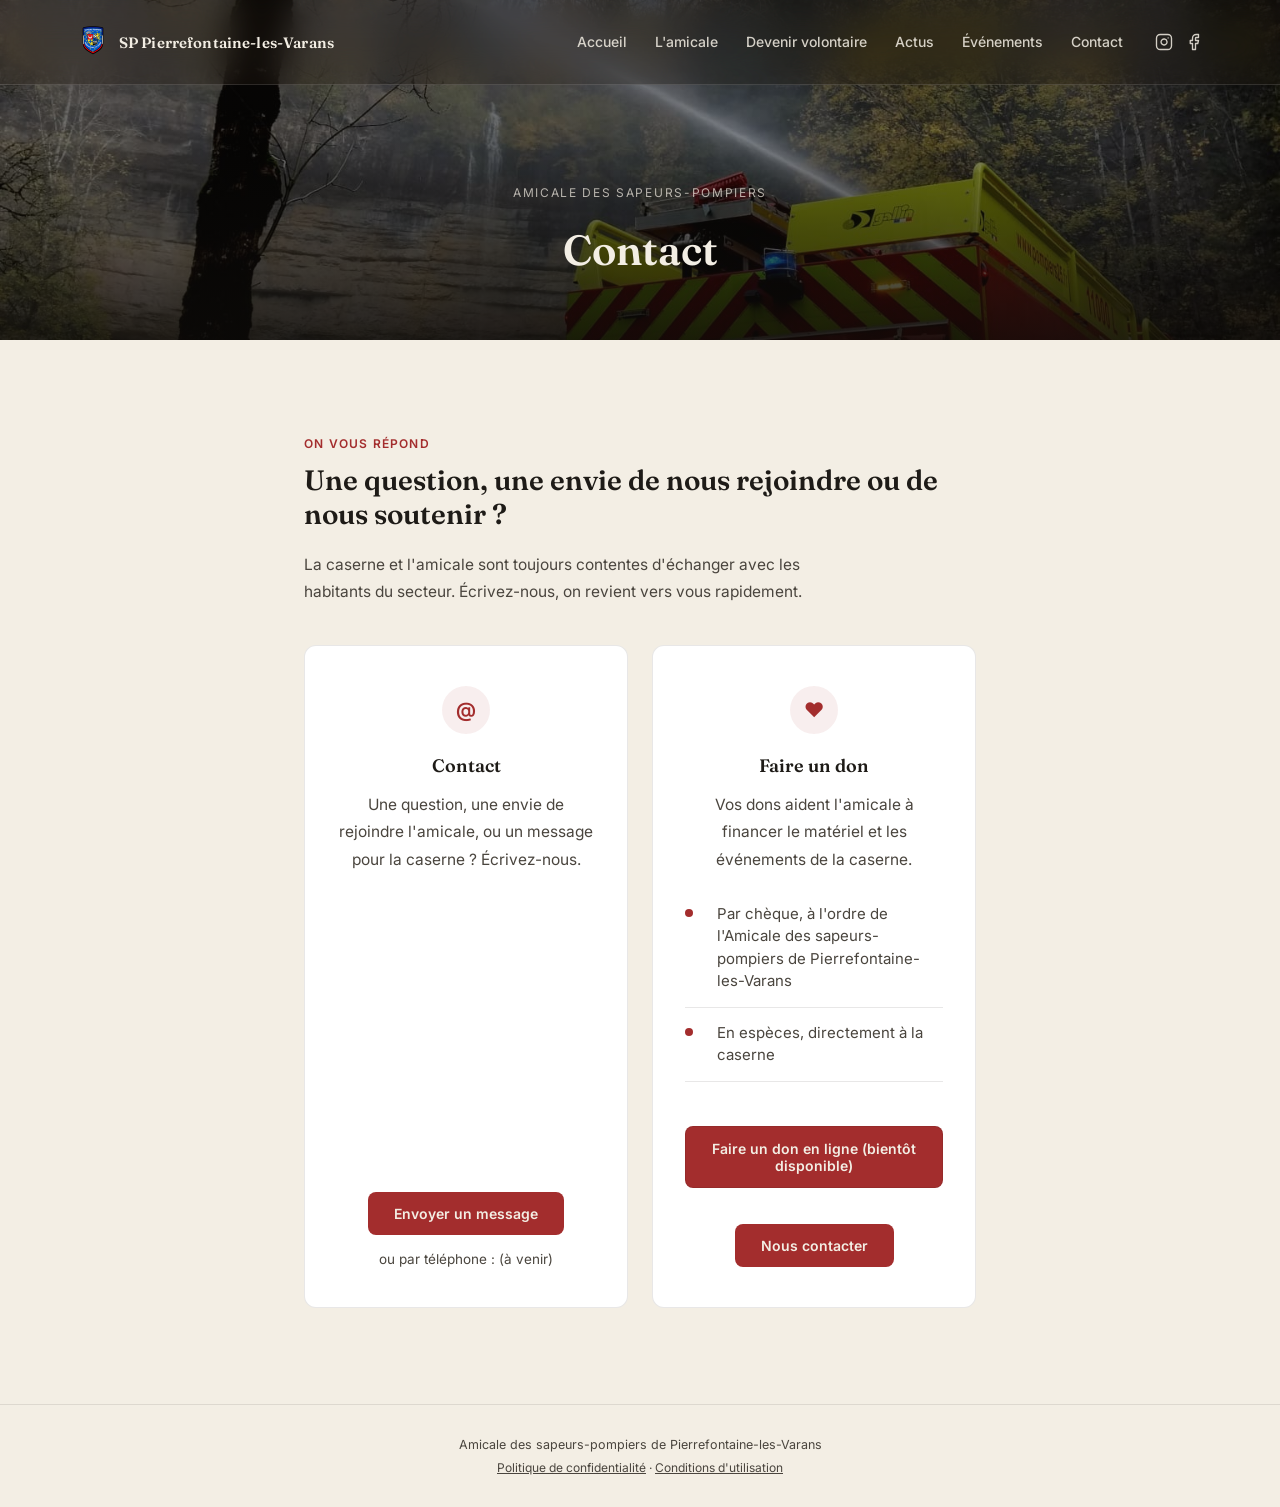
<file: contact.html>
<!DOCTYPE html>
<html lang="fr">
<head>
<meta charset="UTF-8">
<meta name="viewport" content="width=device-width, initial-scale=1.0">
<title>Contact — Amicale des sapeurs-pompiers de Pierrefontaine-les-Varans</title>
<link rel="preconnect" href="https://fonts.googleapis.com">
<link rel="preconnect" href="https://fonts.gstatic.com" crossorigin>
<link href="https://fonts.googleapis.com/css2?family=Fraunces:opsz,wght@9..144,500;9..144,600&family=Inter:wght@400;500;600&display=swap" rel="stylesheet">
<link rel="stylesheet" href="style.css">
<link rel="icon" type="image/png" href="assets/favicon.png">
<meta property="og:type" content="website">
<meta property="og:title" content="Contact — Amicale des sapeurs-pompiers de Pierrefontaine-les-Varans">
<meta property="og:description" content="Amicale des sapeurs-pompiers de Pierrefontaine-les-Varans : actus, evenements et vie associative de la caserne.">
<meta property="og:image" content="assets/og-image.jpg">
</head>
<body>

<nav class="glass-nav">
  <a href="index.html" class="brand">
    <img src="assets/logo.png" alt="Logo de l'amicale" class="brand-logo">
    <span class="brand-text">SP Pierrefontaine-les-Varans</span>
  </a>
  <div class="nav-links">
    <a href="index.html">Accueil</a>
    <a href="amicale.html">L'amicale</a>
    <a href="devenir-volontaire.html">Devenir volontaire</a>
    <a href="actus.html">Actus</a>
    <a href="evenements.html">Événements</a>
    <a href="contact.html">Contact</a>
    <span class="nav-social-group"><a href="https://www.instagram.com/amicale_pompier_plv/" target="_blank" rel="noopener" class="nav-social" aria-label="Instagram"><svg xmlns="http://www.w3.org/2000/svg" viewBox="0 0 24 24" fill="none" stroke="currentColor" stroke-width="1.8" stroke-linecap="round" stroke-linejoin="round"><rect x="2" y="2" width="20" height="20" rx="5" ry="5"></rect><path d="M16 11.37A4 4 0 1 1 12.63 8 4 4 0 0 1 16 11.37z"></path><line x1="17.5" y1="6.5" x2="17.5" y2="6.5"></line></svg></a><a href="https://www.facebook.com/amicale.PLV" target="_blank" rel="noopener" class="nav-social" aria-label="Facebook"><svg xmlns="http://www.w3.org/2000/svg" viewBox="0 0 24 24" fill="none" stroke="currentColor" stroke-width="1.8" stroke-linecap="round" stroke-linejoin="round"><path d="M18 2h-3a5 5 0 0 0-5 5v3H7v4h3v8h4v-8h3l1-4h-4V7a1 1 0 0 1 1-1h3z"></path></svg></a></span>
  </div>
  <button class="menu-toggle" id="menu-toggle" aria-label="Ouvrir le menu" aria-expanded="false">
    <span></span><span></span><span></span>
  </button>
</nav>

<div class="mobile-menu" id="mobile-menu">
  <a href="index.html">Accueil</a>
  <a href="amicale.html">L'amicale</a>
  <a href="devenir-volontaire.html">Devenir volontaire</a>
  <a href="actus.html">Actus</a>
  <a href="evenements.html">Événements</a>
  <a href="contact.html">Contact</a>
  <span class="nav-social-group"><a href="https://www.instagram.com/amicale_pompier_plv/" target="_blank" rel="noopener" class="nav-social" aria-label="Instagram"><svg xmlns="http://www.w3.org/2000/svg" viewBox="0 0 24 24" fill="none" stroke="currentColor" stroke-width="1.8" stroke-linecap="round" stroke-linejoin="round"><rect x="2" y="2" width="20" height="20" rx="5" ry="5"></rect><path d="M16 11.37A4 4 0 1 1 12.63 8 4 4 0 0 1 16 11.37z"></path><line x1="17.5" y1="6.5" x2="17.5" y2="6.5"></line></svg></a><a href="https://www.facebook.com/amicale.PLV" target="_blank" rel="noopener" class="nav-social" aria-label="Facebook"><svg xmlns="http://www.w3.org/2000/svg" viewBox="0 0 24 24" fill="none" stroke="currentColor" stroke-width="1.8" stroke-linecap="round" stroke-linejoin="round"><path d="M18 2h-3a5 5 0 0 0-5 5v3H7v4h3v8h4v-8h3l1-4h-4V7a1 1 0 0 1 1-1h3z"></path></svg></a></span>
</div>

<header class="page-header" style="background-image:url('assets/hero-4.jpg')">
  <div class="hero-overlay"></div>
  <p class="eyebrow">Amicale des sapeurs-pompiers</p>
  <h1>Contact</h1>
</header>

<main>
  <section class="section contact-section">
    <p class="section-eyebrow">On vous répond</p>
    <h2>Une question, une envie de nous rejoindre ou de nous soutenir ?</h2>
    <p class="section-text" style="margin-bottom: 40px;">
      La caserne et l'amicale sont toujours contentes d'échanger avec les habitants du secteur.
      Écrivez-nous, on revient vers vous rapidement.
    </p>
    <div class="contact-grid">
      <div class="contact-card">
        <div class="contact-icon">@</div>
        <h3>Contact</h3>
        <p class="section-text" style="margin: 0 auto;">
          Une question, une envie de rejoindre l'amicale, ou un message pour la caserne ? Écrivez-nous.
        </p>
        <div class="card-actions">
          <a class="cta" href="mailto:amicale.plv@gmail.com">Envoyer un message</a>
          <p class="contact-phone">ou par téléphone : (à venir)</p>
        </div>
      </div>

      <div class="contact-card">
        <div class="contact-icon">♥</div>
        <h3>Faire un don</h3>
        <p class="section-text" style="margin: 0 auto;">
          Vos dons aident l'amicale à financer le matériel et les événements de la caserne.
        </p>
        <ul class="conditions-list" style="text-align: left; margin: 16px 0 0;">
          <li>Par chèque, à l'ordre de l'Amicale des sapeurs-pompiers de Pierrefontaine-les-Varans</li>
          <li>En espèces, directement à la caserne</li>
        </ul>
        <div class="card-actions">
          <button class="cta cta-outline" disabled title="Bientôt disponible">Faire un don en ligne (bientôt disponible)</button>
          <a class="cta" href="mailto:amicale.plv@gmail.com">Nous contacter</a>
        </div>
      </div>
    </div>
  </section>
</main>

<footer class="site-footer">
  <p>Amicale des sapeurs-pompiers de Pierrefontaine-les-Varans</p>
  <p class="footer-links"><a href="politique-de-confidentialite.html">Politique de confidentialité</a> · <a href="conditions-utilisation.html">Conditions d'utilisation</a></p>
</footer>

<script src="nav.js"></script>
</body>
</html>
</file>
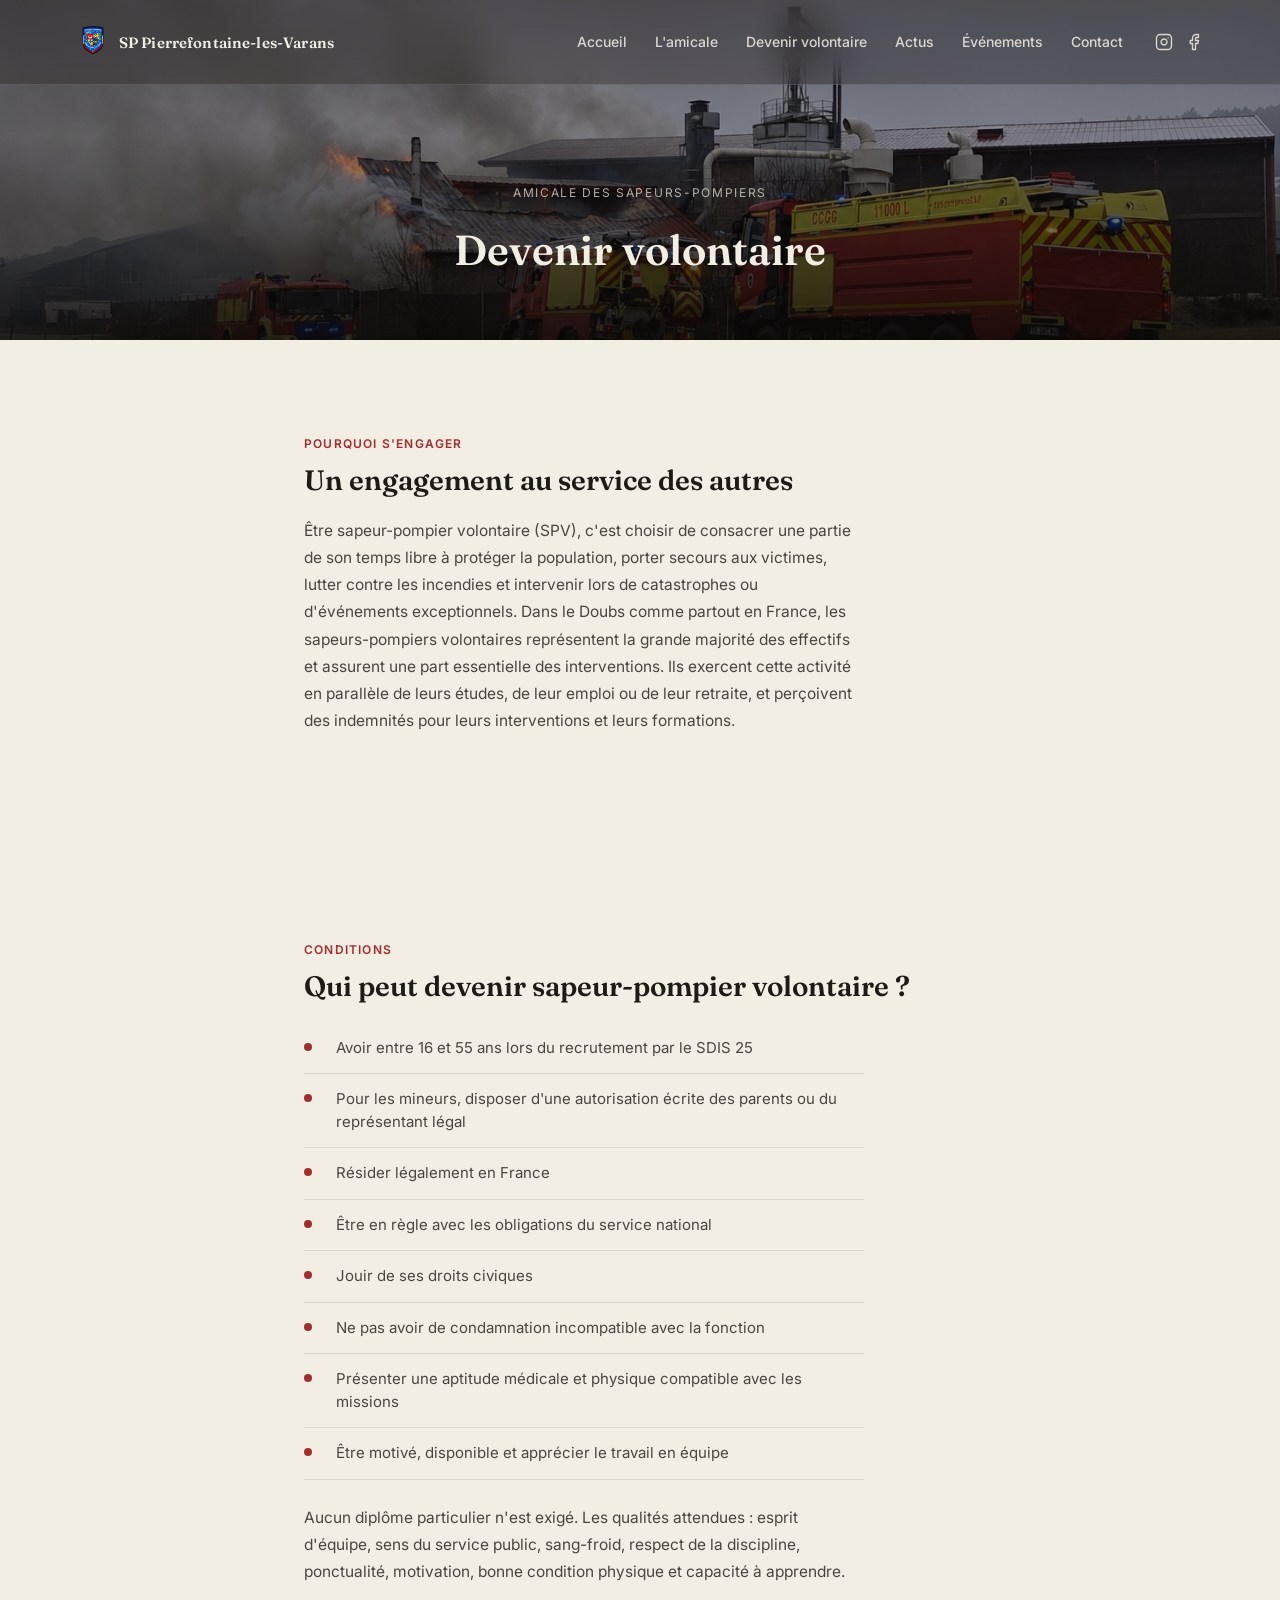
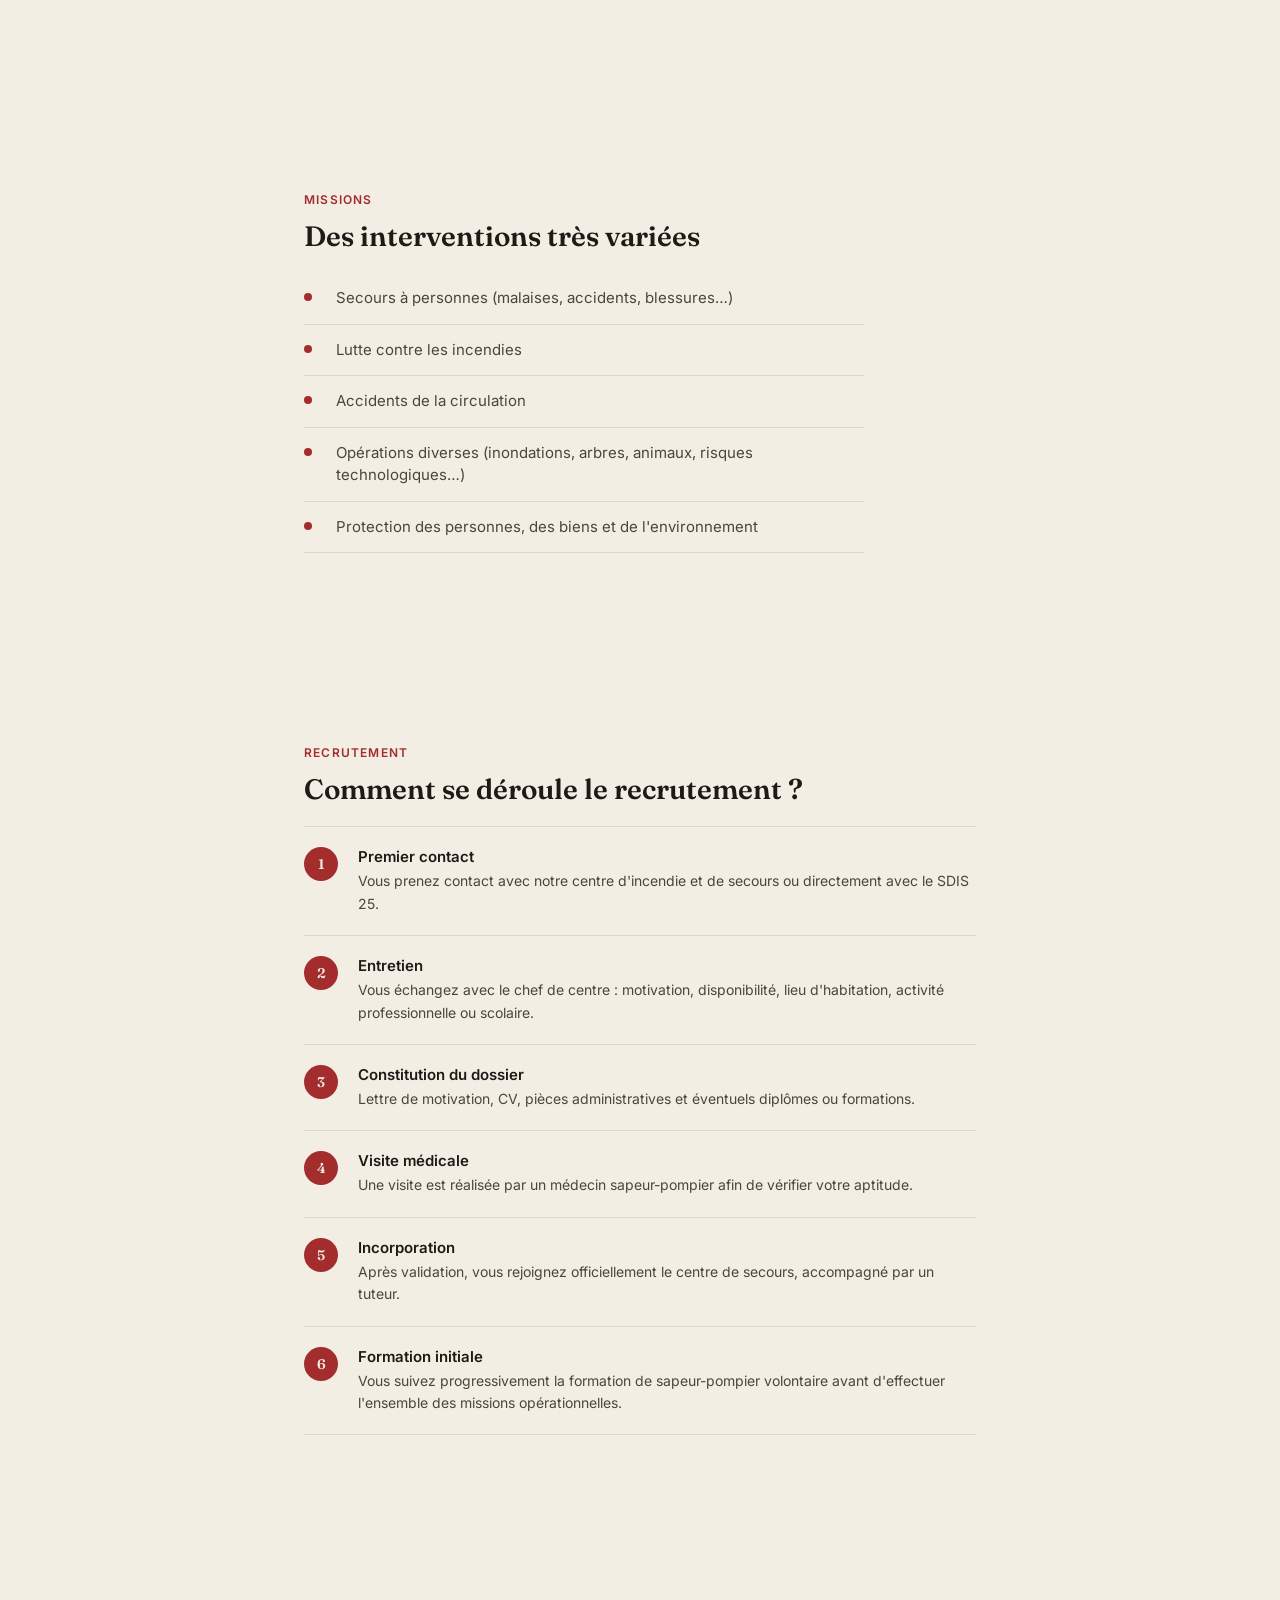
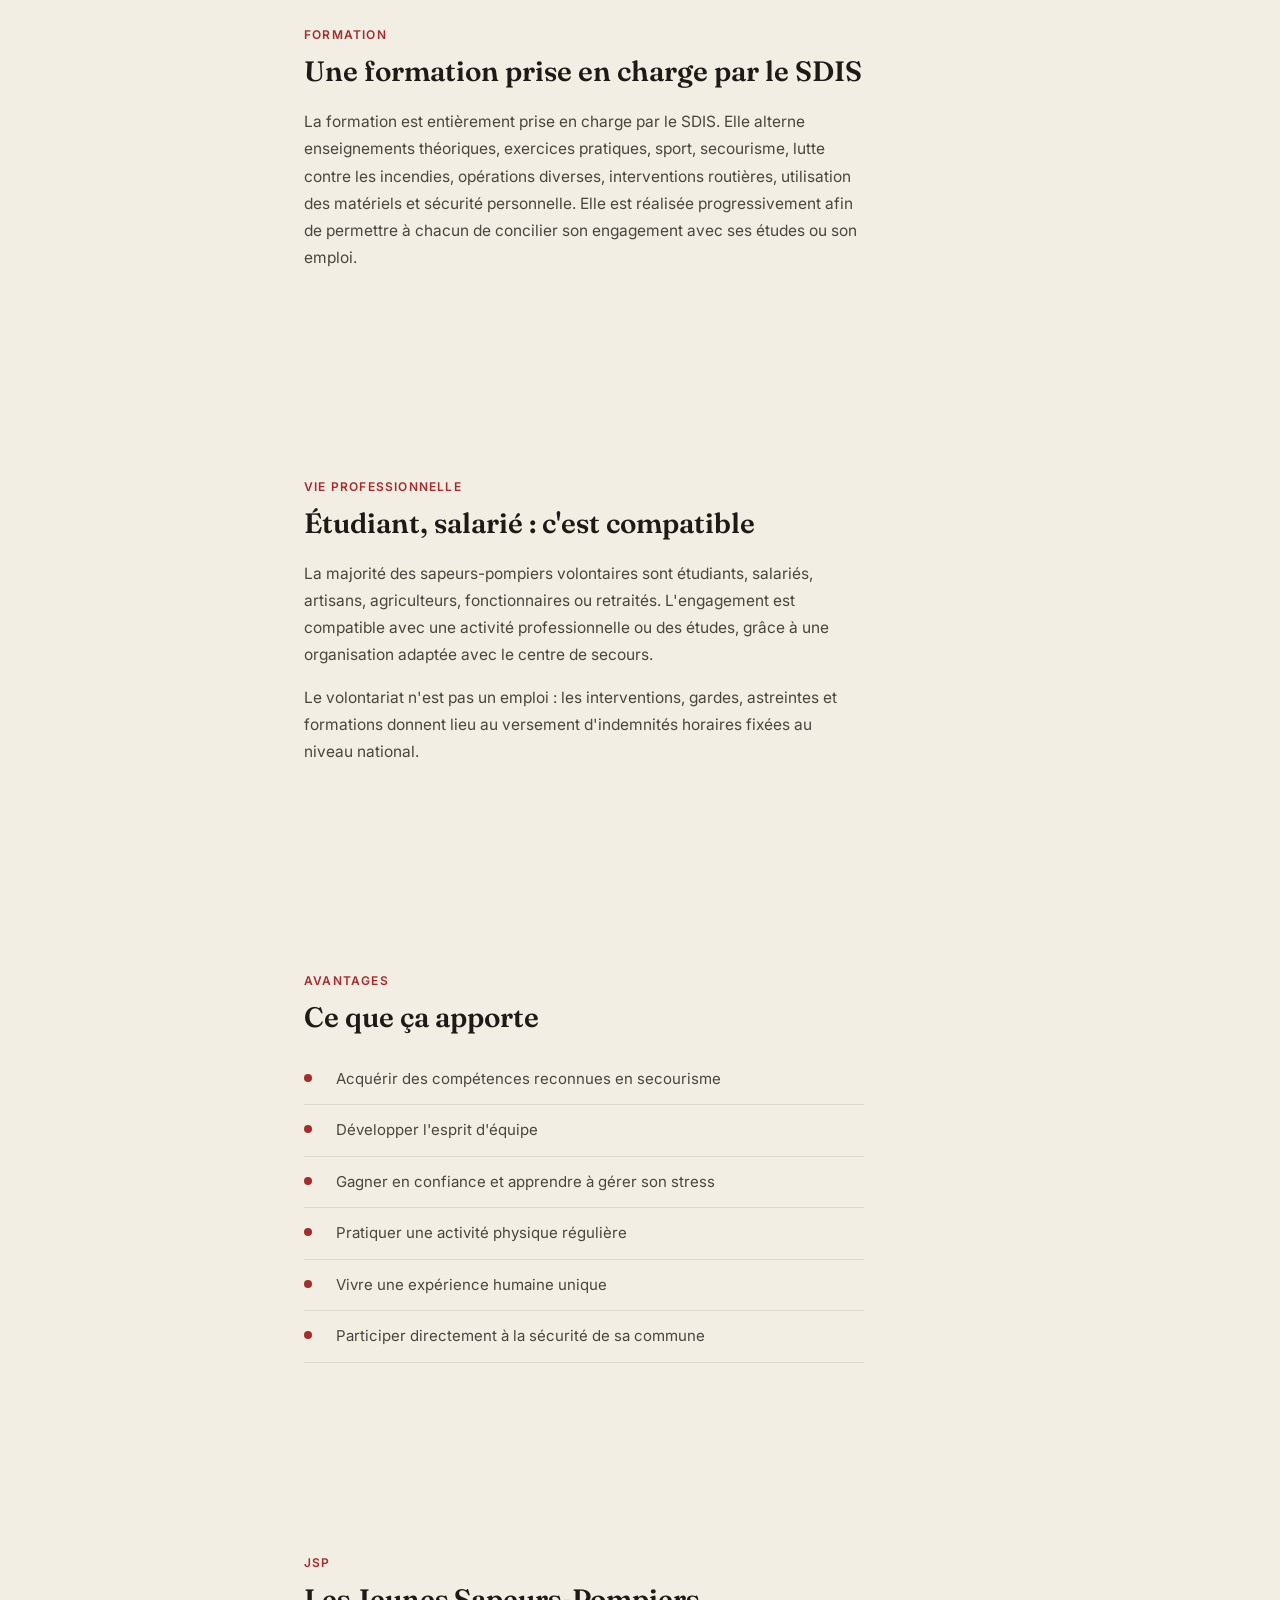
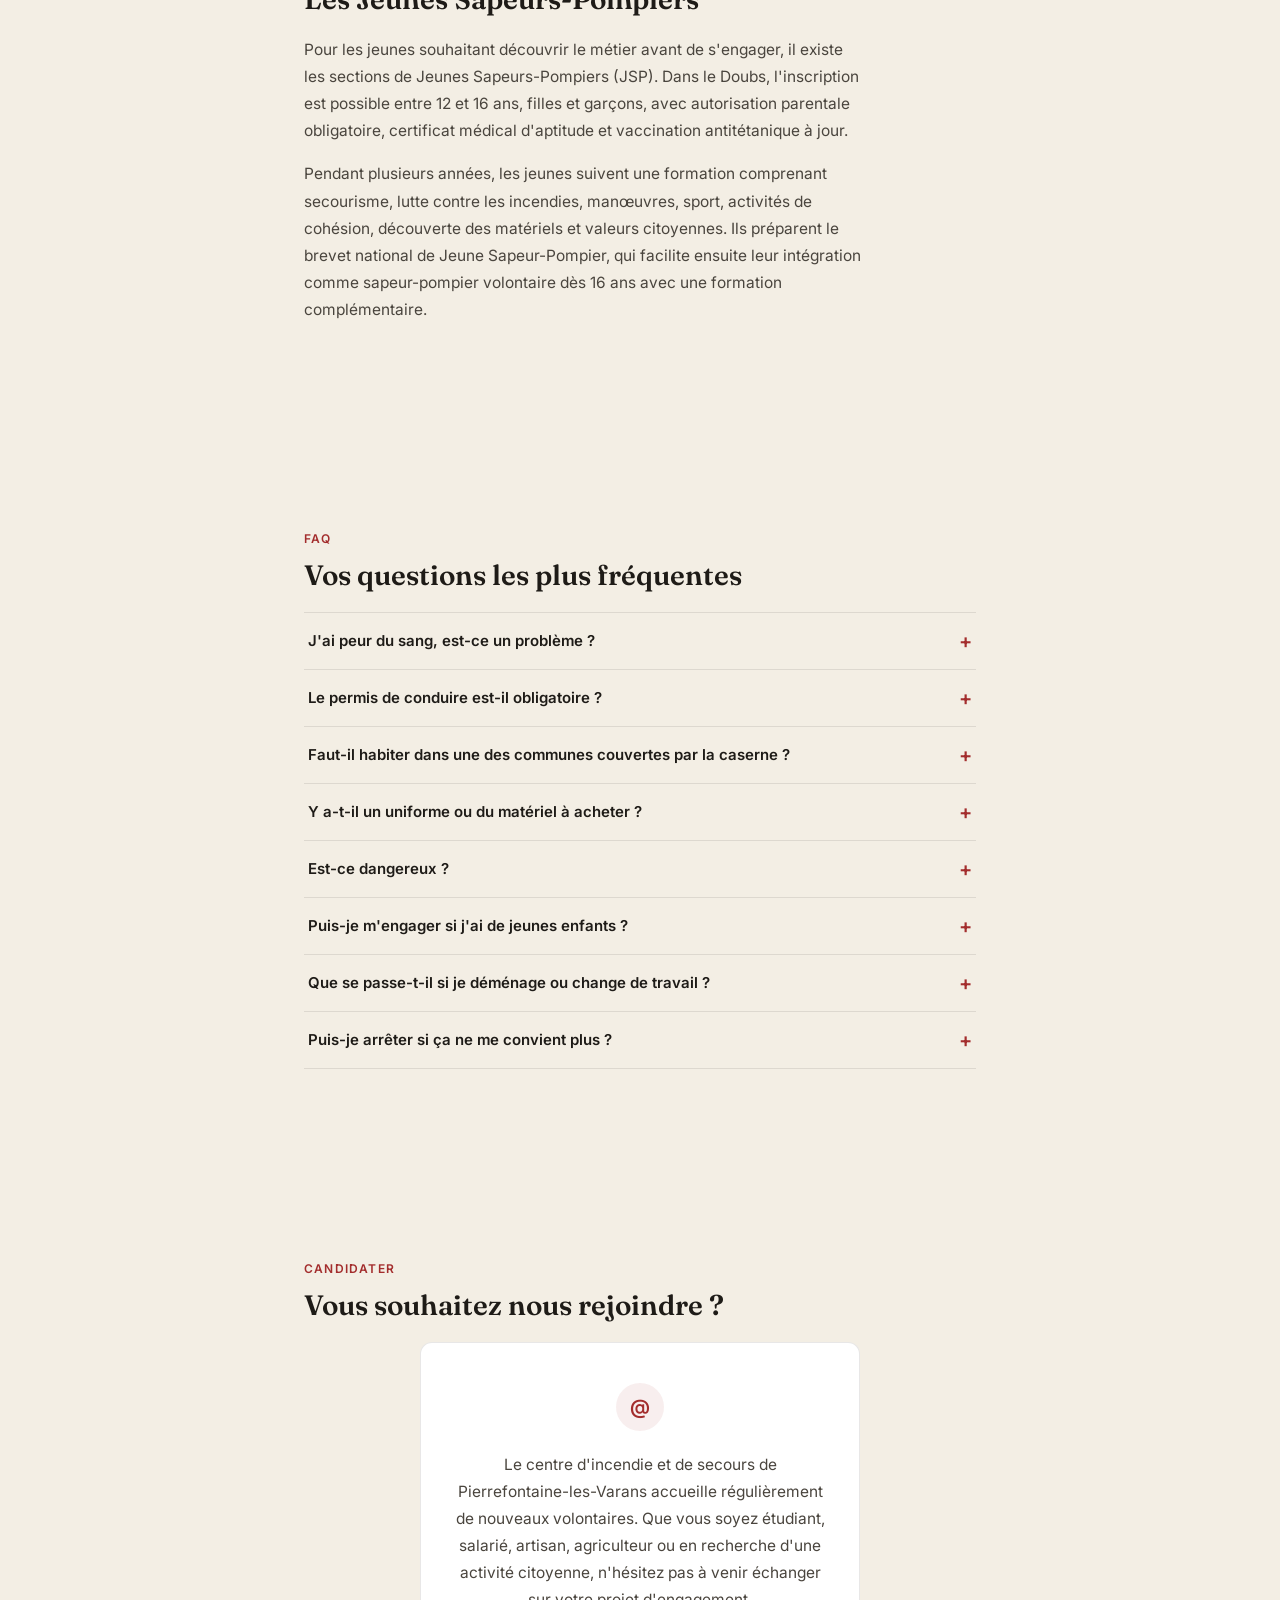
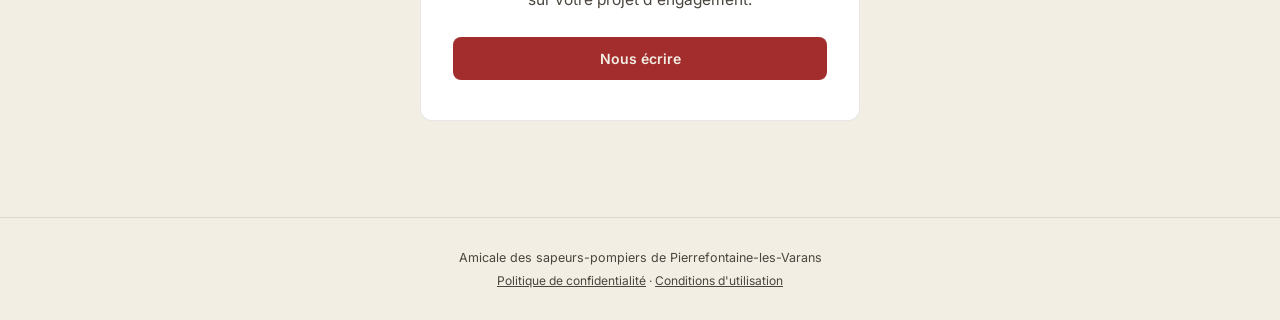
<file: devenir-volontaire.html>
<!DOCTYPE html>
<html lang="fr">
<head>
<meta charset="UTF-8">
<meta name="viewport" content="width=device-width, initial-scale=1.0">
<title>Devenir volontaire — Amicale des sapeurs-pompiers de Pierrefontaine-les-Varans</title>
<link rel="preconnect" href="https://fonts.googleapis.com">
<link rel="preconnect" href="https://fonts.gstatic.com" crossorigin>
<link href="https://fonts.googleapis.com/css2?family=Fraunces:opsz,wght@9..144,500;9..144,600&family=Inter:wght@400;500;600&display=swap" rel="stylesheet">
<link rel="stylesheet" href="style.css">
<link rel="icon" type="image/png" href="assets/favicon.png">
<meta property="og:type" content="website">
<meta property="og:title" content="Devenir volontaire — Amicale des sapeurs-pompiers de Pierrefontaine-les-Varans">
<meta property="og:description" content="Amicale des sapeurs-pompiers de Pierrefontaine-les-Varans : actus, evenements et vie associative de la caserne.">
<meta property="og:image" content="assets/og-image.jpg">
</head>
<body>

<nav class="glass-nav">
  <a href="index.html" class="brand">
    <img src="assets/logo.png" alt="Logo de l'amicale" class="brand-logo">
    <span class="brand-text">SP Pierrefontaine-les-Varans</span>
  </a>
  <div class="nav-links">
    <a href="index.html">Accueil</a>
    <a href="amicale.html">L'amicale</a>
    <a href="devenir-volontaire.html">Devenir volontaire</a>
    <a href="actus.html">Actus</a>
    <a href="evenements.html">Événements</a>
    <a href="contact.html">Contact</a>
    <span class="nav-social-group"><a href="https://www.instagram.com/amicale_pompier_plv/" target="_blank" rel="noopener" class="nav-social" aria-label="Instagram"><svg xmlns="http://www.w3.org/2000/svg" viewBox="0 0 24 24" fill="none" stroke="currentColor" stroke-width="1.8" stroke-linecap="round" stroke-linejoin="round"><rect x="2" y="2" width="20" height="20" rx="5" ry="5"></rect><path d="M16 11.37A4 4 0 1 1 12.63 8 4 4 0 0 1 16 11.37z"></path><line x1="17.5" y1="6.5" x2="17.5" y2="6.5"></line></svg></a><a href="https://www.facebook.com/amicale.PLV" target="_blank" rel="noopener" class="nav-social" aria-label="Facebook"><svg xmlns="http://www.w3.org/2000/svg" viewBox="0 0 24 24" fill="none" stroke="currentColor" stroke-width="1.8" stroke-linecap="round" stroke-linejoin="round"><path d="M18 2h-3a5 5 0 0 0-5 5v3H7v4h3v8h4v-8h3l1-4h-4V7a1 1 0 0 1 1-1h3z"></path></svg></a></span>
  </div>
  <button class="menu-toggle" id="menu-toggle" aria-label="Ouvrir le menu" aria-expanded="false">
    <span></span><span></span><span></span>
  </button>
</nav>

<div class="mobile-menu" id="mobile-menu">
  <a href="index.html">Accueil</a>
  <a href="amicale.html">L'amicale</a>
  <a href="devenir-volontaire.html">Devenir volontaire</a>
  <a href="actus.html">Actus</a>
  <a href="evenements.html">Événements</a>
  <a href="contact.html">Contact</a>
  <span class="nav-social-group"><a href="https://www.instagram.com/amicale_pompier_plv/" target="_blank" rel="noopener" class="nav-social" aria-label="Instagram"><svg xmlns="http://www.w3.org/2000/svg" viewBox="0 0 24 24" fill="none" stroke="currentColor" stroke-width="1.8" stroke-linecap="round" stroke-linejoin="round"><rect x="2" y="2" width="20" height="20" rx="5" ry="5"></rect><path d="M16 11.37A4 4 0 1 1 12.63 8 4 4 0 0 1 16 11.37z"></path><line x1="17.5" y1="6.5" x2="17.5" y2="6.5"></line></svg></a><a href="https://www.facebook.com/amicale.PLV" target="_blank" rel="noopener" class="nav-social" aria-label="Facebook"><svg xmlns="http://www.w3.org/2000/svg" viewBox="0 0 24 24" fill="none" stroke="currentColor" stroke-width="1.8" stroke-linecap="round" stroke-linejoin="round"><path d="M18 2h-3a5 5 0 0 0-5 5v3H7v4h3v8h4v-8h3l1-4h-4V7a1 1 0 0 1 1-1h3z"></path></svg></a></span>
</div>

<header class="page-header" style="background-image:url('assets/hero-7.jpg')">
  <div class="hero-overlay"></div>
  <p class="eyebrow">Amicale des sapeurs-pompiers</p>
  <h1>Devenir volontaire</h1>
</header>

<main>

  <section class="section">
    <p class="section-eyebrow">Pourquoi s'engager</p>
    <h2>Un engagement au service des autres</h2>
    <p class="section-text">
      Être sapeur-pompier volontaire (SPV), c'est choisir de consacrer une partie de son temps libre à protéger
      la population, porter secours aux victimes, lutter contre les incendies et intervenir lors de catastrophes
      ou d'événements exceptionnels. Dans le Doubs comme partout en France, les sapeurs-pompiers volontaires
      représentent la grande majorité des effectifs et assurent une part essentielle des interventions. Ils exercent
      cette activité en parallèle de leurs études, de leur emploi ou de leur retraite, et perçoivent des indemnités
      pour leurs interventions et leurs formations.
    </p>
  </section>

  <section class="section">
    <p class="section-eyebrow">Conditions</p>
    <h2>Qui peut devenir sapeur-pompier volontaire ?</h2>
    <ul class="conditions-list">
      <li>Avoir entre 16 et 55 ans lors du recrutement par le SDIS 25</li>
      <li>Pour les mineurs, disposer d'une autorisation écrite des parents ou du représentant légal</li>
      <li>Résider légalement en France</li>
      <li>Être en règle avec les obligations du service national</li>
      <li>Jouir de ses droits civiques</li>
      <li>Ne pas avoir de condamnation incompatible avec la fonction</li>
      <li>Présenter une aptitude médicale et physique compatible avec les missions</li>
      <li>Être motivé, disponible et apprécier le travail en équipe</li>
    </ul>
    <p class="section-text" style="margin-top: 24px;">
      Aucun diplôme particulier n'est exigé. Les qualités attendues : esprit d'équipe, sens du service public,
      sang-froid, respect de la discipline, ponctualité, motivation, bonne condition physique et capacité à apprendre.
    </p>
  </section>

  <section class="section">
    <p class="section-eyebrow">Missions</p>
    <h2>Des interventions très variées</h2>
    <ul class="conditions-list">
      <li>Secours à personnes (malaises, accidents, blessures…)</li>
      <li>Lutte contre les incendies</li>
      <li>Accidents de la circulation</li>
      <li>Opérations diverses (inondations, arbres, animaux, risques technologiques…)</li>
      <li>Protection des personnes, des biens et de l'environnement</li>
    </ul>
  </section>

  <section class="section">
    <p class="section-eyebrow">Recrutement</p>
    <h2>Comment se déroule le recrutement ?</h2>
    <div class="steps-list">
      <div class="step-item">
        <div class="step-number">1</div>
        <div class="step-body">
          <h3>Premier contact</h3>
          <p>Vous prenez contact avec notre centre d'incendie et de secours ou directement avec le SDIS 25.</p>
        </div>
      </div>
      <div class="step-item">
        <div class="step-number">2</div>
        <div class="step-body">
          <h3>Entretien</h3>
          <p>Vous échangez avec le chef de centre : motivation, disponibilité, lieu d'habitation, activité professionnelle ou scolaire.</p>
        </div>
      </div>
      <div class="step-item">
        <div class="step-number">3</div>
        <div class="step-body">
          <h3>Constitution du dossier</h3>
          <p>Lettre de motivation, CV, pièces administratives et éventuels diplômes ou formations.</p>
        </div>
      </div>
      <div class="step-item">
        <div class="step-number">4</div>
        <div class="step-body">
          <h3>Visite médicale</h3>
          <p>Une visite est réalisée par un médecin sapeur-pompier afin de vérifier votre aptitude.</p>
        </div>
      </div>
      <div class="step-item">
        <div class="step-number">5</div>
        <div class="step-body">
          <h3>Incorporation</h3>
          <p>Après validation, vous rejoignez officiellement le centre de secours, accompagné par un tuteur.</p>
        </div>
      </div>
      <div class="step-item">
        <div class="step-number">6</div>
        <div class="step-body">
          <h3>Formation initiale</h3>
          <p>Vous suivez progressivement la formation de sapeur-pompier volontaire avant d'effectuer l'ensemble des missions opérationnelles.</p>
        </div>
      </div>
    </div>
  </section>

  <section class="section">
    <p class="section-eyebrow">Formation</p>
    <h2>Une formation prise en charge par le SDIS</h2>
    <p class="section-text">
      La formation est entièrement prise en charge par le SDIS. Elle alterne enseignements théoriques, exercices
      pratiques, sport, secourisme, lutte contre les incendies, opérations diverses, interventions routières,
      utilisation des matériels et sécurité personnelle. Elle est réalisée progressivement afin de permettre à
      chacun de concilier son engagement avec ses études ou son emploi.
    </p>
  </section>

  <section class="section">
    <p class="section-eyebrow">Vie professionnelle</p>
    <h2>Étudiant, salarié : c'est compatible</h2>
    <p class="section-text">
      La majorité des sapeurs-pompiers volontaires sont étudiants, salariés, artisans, agriculteurs, fonctionnaires
      ou retraités. L'engagement est compatible avec une activité professionnelle ou des études, grâce à une
      organisation adaptée avec le centre de secours.
    </p>
    <p class="section-text" style="margin-top: 16px;">
      Le volontariat n'est pas un emploi : les interventions, gardes, astreintes et formations donnent lieu au
      versement d'indemnités horaires fixées au niveau national.
    </p>
  </section>

  <section class="section">
    <p class="section-eyebrow">Avantages</p>
    <h2>Ce que ça apporte</h2>
    <ul class="conditions-list">
      <li>Acquérir des compétences reconnues en secourisme</li>
      <li>Développer l'esprit d'équipe</li>
      <li>Gagner en confiance et apprendre à gérer son stress</li>
      <li>Pratiquer une activité physique régulière</li>
      <li>Vivre une expérience humaine unique</li>
      <li>Participer directement à la sécurité de sa commune</li>
    </ul>
  </section>

  <section class="section">
    <p class="section-eyebrow">JSP</p>
    <h2>Les Jeunes Sapeurs-Pompiers</h2>
    <p class="section-text">
      Pour les jeunes souhaitant découvrir le métier avant de s'engager, il existe les sections de Jeunes
      Sapeurs-Pompiers (JSP). Dans le Doubs, l'inscription est possible entre 12 et 16 ans, filles et garçons,
      avec autorisation parentale obligatoire, certificat médical d'aptitude et vaccination antitétanique à jour.
    </p>
    <p class="section-text" style="margin-top: 16px;">
      Pendant plusieurs années, les jeunes suivent une formation comprenant secourisme, lutte contre les incendies,
      manœuvres, sport, activités de cohésion, découverte des matériels et valeurs citoyennes. Ils préparent le
      brevet national de Jeune Sapeur-Pompier, qui facilite ensuite leur intégration comme sapeur-pompier
      volontaire dès 16 ans avec une formation complémentaire.
    </p>
  </section>

  <section class="section">
    <p class="section-eyebrow">FAQ</p>
    <h2>Vos questions les plus fréquentes</h2>
    <div class="faq-list">
      <details class="faq-item">
        <summary>J'ai peur du sang, est-ce un problème ?</summary>
        <p>Non, c'est une question fréquente. La formation aborde ce sujet progressivement, avec l'accompagnement d'un tuteur, et chacun avance à son rythme. Ce n'est pas un frein à l'engagement.</p>
      </details>
      <details class="faq-item">
        <summary>Le permis de conduire est-il obligatoire ?</summary>
        <p>Il n'est pas obligatoire pour s'engager, mais il devient utile pour certaines missions. Il est possible de l'obtenir en cours d'engagement, et certaines formations à la conduite des véhicules de secours sont prises en charge par le SDIS.</p>
      </details>
      <details class="faq-item">
        <summary>Faut-il habiter dans une des communes couvertes par la caserne ?</summary>
        <p>Le critère principal est le délai d'intervention : il faut pouvoir rejoindre la caserne en environ 8 minutes. Si vous êtes dans ce secteur, n'hésitez pas à nous contacter pour en discuter.</p>
      </details>
      <details class="faq-item">
        <summary>Y a-t-il un uniforme ou du matériel à acheter ?</summary>
        <p>Non, l'ensemble de l'équipement (tenue, équipement de protection) est fourni par le SDIS.</p>
      </details>
      <details class="faq-item">
        <summary>Est-ce dangereux ?</summary>
        <p>Toute intervention comporte une part de risque, mais la formation, l'équipement et l'encadrement strict sont là pour le limiter au maximum. Vous n'êtes jamais seul sur une intervention.</p>
      </details>
      <details class="faq-item">
        <summary>Puis-je m'engager si j'ai de jeunes enfants ?</summary>
        <p>Oui, l'organisation de votre disponibilité (gardes, astreintes) se fait avec le centre en fonction de votre situation personnelle.</p>
      </details>
      <details class="faq-item">
        <summary>Que se passe-t-il si je déménage ou change de travail ?</summary>
        <p>Vous pouvez être transféré vers un autre centre de secours, ou simplement ajuster votre disponibilité avec le vôtre.</p>
      </details>
      <details class="faq-item">
        <summary>Puis-je arrêter si ça ne me convient plus ?</summary>
        <p>Oui, l'engagement est volontaire. Vous pouvez y mettre fin selon les modalités prévues par le SDIS.</p>
      </details>
    </div>
  </section>

  <section class="section contact-section">
    <p class="section-eyebrow">Candidater</p>
    <h2>Vous souhaitez nous rejoindre ?</h2>
    <div class="contact-card">
      <div class="contact-icon">@</div>
      <p class="section-text" style="margin: 0 auto;">
        Le centre d'incendie et de secours de Pierrefontaine-les-Varans accueille régulièrement de nouveaux
        volontaires. Que vous soyez étudiant, salarié, artisan, agriculteur ou en recherche d'une activité
        citoyenne, n'hésitez pas à venir échanger sur votre projet d'engagement.
      </p>
      <a class="cta" href="mailto:amicale.plv@gmail.com">Nous écrire</a>
    </div>
  </section>

</main>

<footer class="site-footer">
  <p>Amicale des sapeurs-pompiers de Pierrefontaine-les-Varans</p>
  <p class="footer-links"><a href="politique-de-confidentialite.html">Politique de confidentialité</a> · <a href="conditions-utilisation.html">Conditions d'utilisation</a></p>
</footer>

<script src="nav.js"></script>
</body>
</html>
</file>
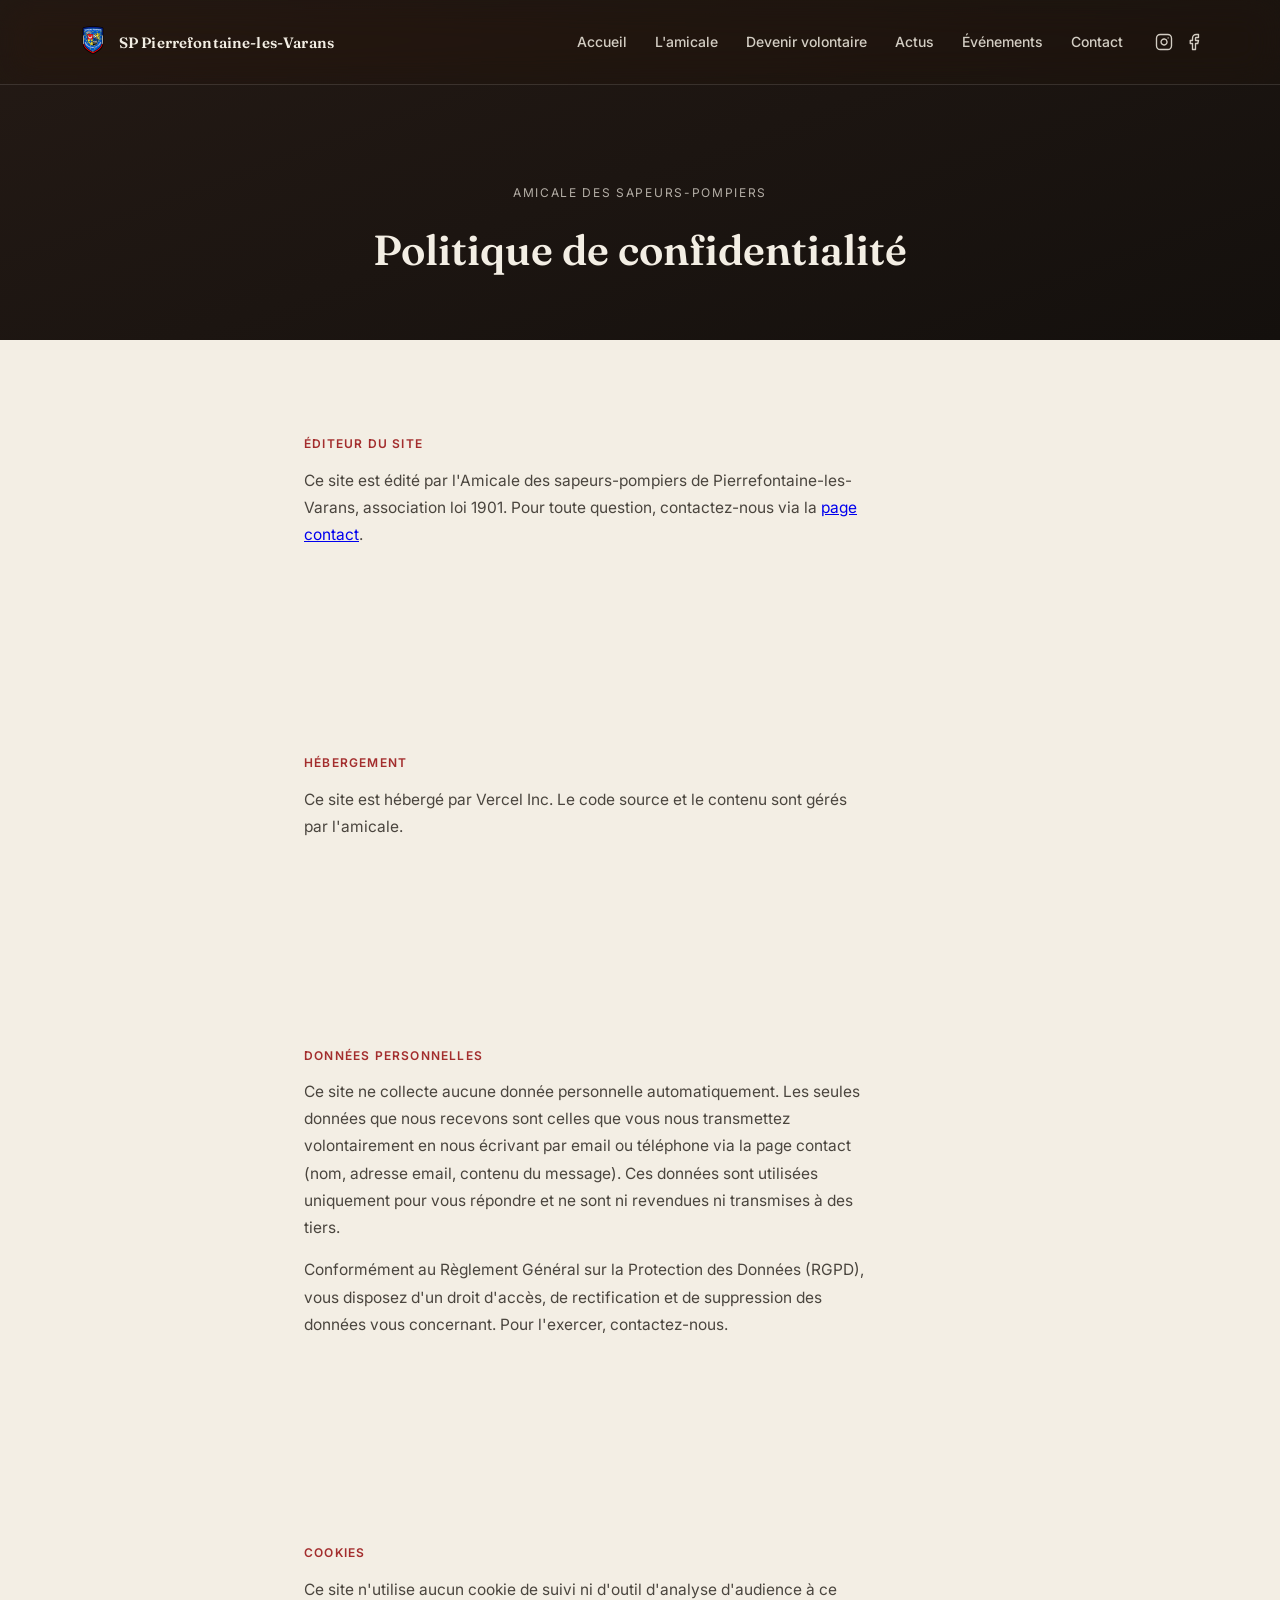
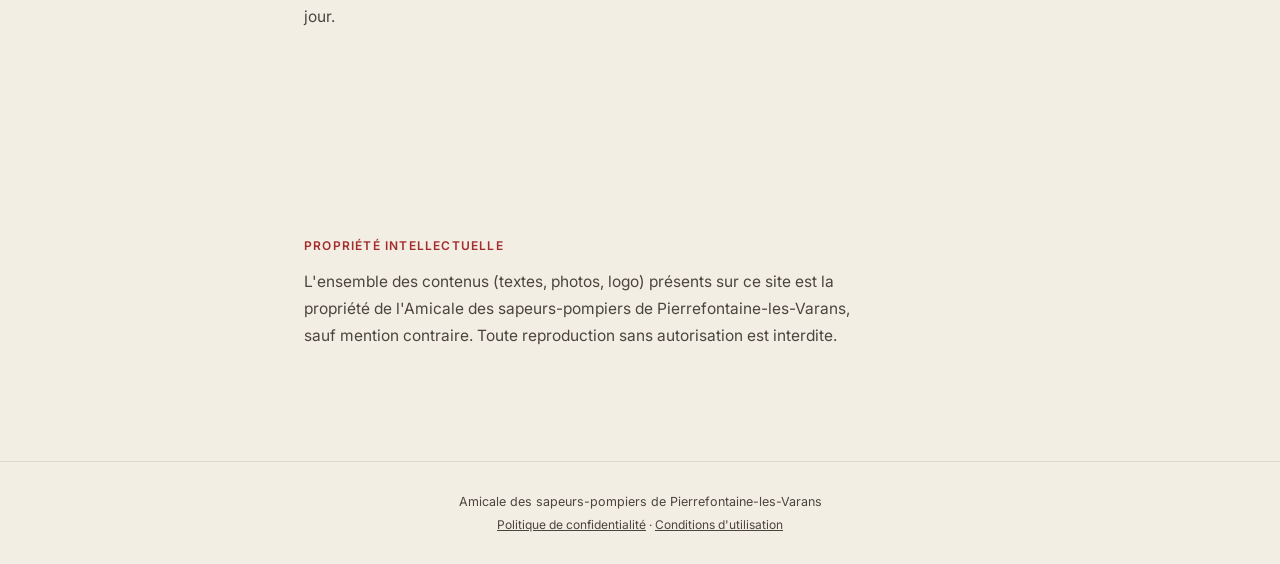
<file: politique-de-confidentialite.html>
<!DOCTYPE html>
<html lang="fr">
<head>
<meta charset="UTF-8">
<meta name="viewport" content="width=device-width, initial-scale=1.0">
<title>Politique de confidentialité — Amicale des sapeurs-pompiers de Pierrefontaine-les-Varans</title>
<link rel="preconnect" href="https://fonts.googleapis.com">
<link rel="preconnect" href="https://fonts.gstatic.com" crossorigin>
<link href="https://fonts.googleapis.com/css2?family=Fraunces:opsz,wght@9..144,500;9..144,600&family=Inter:wght@400;500;600&display=swap" rel="stylesheet">
<link rel="stylesheet" href="style.css">
<link rel="icon" type="image/png" href="assets/favicon.png">
<meta property="og:type" content="website">
<meta property="og:title" content="Politique de confidentialité — Amicale des sapeurs-pompiers de Pierrefontaine-les-Varans">
<meta property="og:description" content="Amicale des sapeurs-pompiers de Pierrefontaine-les-Varans : actus, evenements et vie associative de la caserne.">
<meta property="og:image" content="assets/og-image.jpg">
</head>
<body>

<nav class="glass-nav">
  <a href="index.html" class="brand">
    <img src="assets/logo.png" alt="Logo de l'amicale" class="brand-logo">
    <span class="brand-text">SP Pierrefontaine-les-Varans</span>
  </a>
  <div class="nav-links">
    <a href="index.html">Accueil</a>
    <a href="amicale.html">L'amicale</a>
    <a href="devenir-volontaire.html">Devenir volontaire</a>
    <a href="actus.html">Actus</a>
    <a href="evenements.html">Événements</a>
    <a href="contact.html">Contact</a>
    <span class="nav-social-group"><a href="https://www.instagram.com/amicale_pompier_plv/" target="_blank" rel="noopener" class="nav-social" aria-label="Instagram"><svg xmlns="http://www.w3.org/2000/svg" viewBox="0 0 24 24" fill="none" stroke="currentColor" stroke-width="1.8" stroke-linecap="round" stroke-linejoin="round"><rect x="2" y="2" width="20" height="20" rx="5" ry="5"></rect><path d="M16 11.37A4 4 0 1 1 12.63 8 4 4 0 0 1 16 11.37z"></path><line x1="17.5" y1="6.5" x2="17.5" y2="6.5"></line></svg></a><a href="https://www.facebook.com/amicale.PLV" target="_blank" rel="noopener" class="nav-social" aria-label="Facebook"><svg xmlns="http://www.w3.org/2000/svg" viewBox="0 0 24 24" fill="none" stroke="currentColor" stroke-width="1.8" stroke-linecap="round" stroke-linejoin="round"><path d="M18 2h-3a5 5 0 0 0-5 5v3H7v4h3v8h4v-8h3l1-4h-4V7a1 1 0 0 1 1-1h3z"></path></svg></a></span>
  </div>
  <button class="menu-toggle" id="menu-toggle" aria-label="Ouvrir le menu" aria-expanded="false">
    <span></span><span></span><span></span>
  </button>
</nav>

<div class="mobile-menu" id="mobile-menu">
  <a href="index.html">Accueil</a>
  <a href="amicale.html">L'amicale</a>
  <a href="devenir-volontaire.html">Devenir volontaire</a>
  <a href="actus.html">Actus</a>
  <a href="evenements.html">Événements</a>
  <a href="contact.html">Contact</a>
  <span class="nav-social-group"><a href="https://www.instagram.com/amicale_pompier_plv/" target="_blank" rel="noopener" class="nav-social" aria-label="Instagram"><svg xmlns="http://www.w3.org/2000/svg" viewBox="0 0 24 24" fill="none" stroke="currentColor" stroke-width="1.8" stroke-linecap="round" stroke-linejoin="round"><rect x="2" y="2" width="20" height="20" rx="5" ry="5"></rect><path d="M16 11.37A4 4 0 1 1 12.63 8 4 4 0 0 1 16 11.37z"></path><line x1="17.5" y1="6.5" x2="17.5" y2="6.5"></line></svg></a><a href="https://www.facebook.com/amicale.PLV" target="_blank" rel="noopener" class="nav-social" aria-label="Facebook"><svg xmlns="http://www.w3.org/2000/svg" viewBox="0 0 24 24" fill="none" stroke="currentColor" stroke-width="1.8" stroke-linecap="round" stroke-linejoin="round"><path d="M18 2h-3a5 5 0 0 0-5 5v3H7v4h3v8h4v-8h3l1-4h-4V7a1 1 0 0 1 1-1h3z"></path></svg></a></span>
</div>

<header class="page-header" style="background: linear-gradient(160deg, #241A15 0%, #14100D 100%);">
  <p class="eyebrow">Amicale des sapeurs-pompiers</p>
  <h1>Politique de confidentialité</h1>
</header>

<main>
  <section class="section">
    <p class="section-eyebrow">Éditeur du site</p>
    <p class="section-text">
      Ce site est édité par l'Amicale des sapeurs-pompiers de Pierrefontaine-les-Varans, association loi 1901.
      Pour toute question, contactez-nous via la <a href="contact.html">page contact</a>.
    </p>
  </section>

  <section class="section">
    <p class="section-eyebrow">Hébergement</p>
    <p class="section-text">
      Ce site est hébergé par Vercel Inc. Le code source et le contenu sont gérés par l'amicale.
    </p>
  </section>

  <section class="section">
    <p class="section-eyebrow">Données personnelles</p>
    <p class="section-text">
      Ce site ne collecte aucune donnée personnelle automatiquement. Les seules données que nous recevons
      sont celles que vous nous transmettez volontairement en nous écrivant par email ou téléphone via la
      page contact (nom, adresse email, contenu du message). Ces données sont utilisées uniquement pour vous
      répondre et ne sont ni revendues ni transmises à des tiers.
    </p>
    <p class="section-text">
      Conformément au Règlement Général sur la Protection des Données (RGPD), vous disposez d'un droit
      d'accès, de rectification et de suppression des données vous concernant. Pour l'exercer, contactez-nous.
    </p>
  </section>

  <section class="section">
    <p class="section-eyebrow">Cookies</p>
    <p class="section-text">
      Ce site n'utilise aucun cookie de suivi ni d'outil d'analyse d'audience à ce jour.
    </p>
  </section>

  <section class="section">
    <p class="section-eyebrow">Propriété intellectuelle</p>
    <p class="section-text">
      L'ensemble des contenus (textes, photos, logo) présents sur ce site est la propriété de l'Amicale des
      sapeurs-pompiers de Pierrefontaine-les-Varans, sauf mention contraire. Toute reproduction sans
      autorisation est interdite.
    </p>
  </section>
</main>

<footer class="site-footer">
  <p>Amicale des sapeurs-pompiers de Pierrefontaine-les-Varans</p>
  <p class="footer-links"><a href="politique-de-confidentialite.html">Politique de confidentialité</a> · <a href="conditions-utilisation.html">Conditions d'utilisation</a></p>
</footer>

<script src="nav.js"></script>
</body>
</html>
</file>
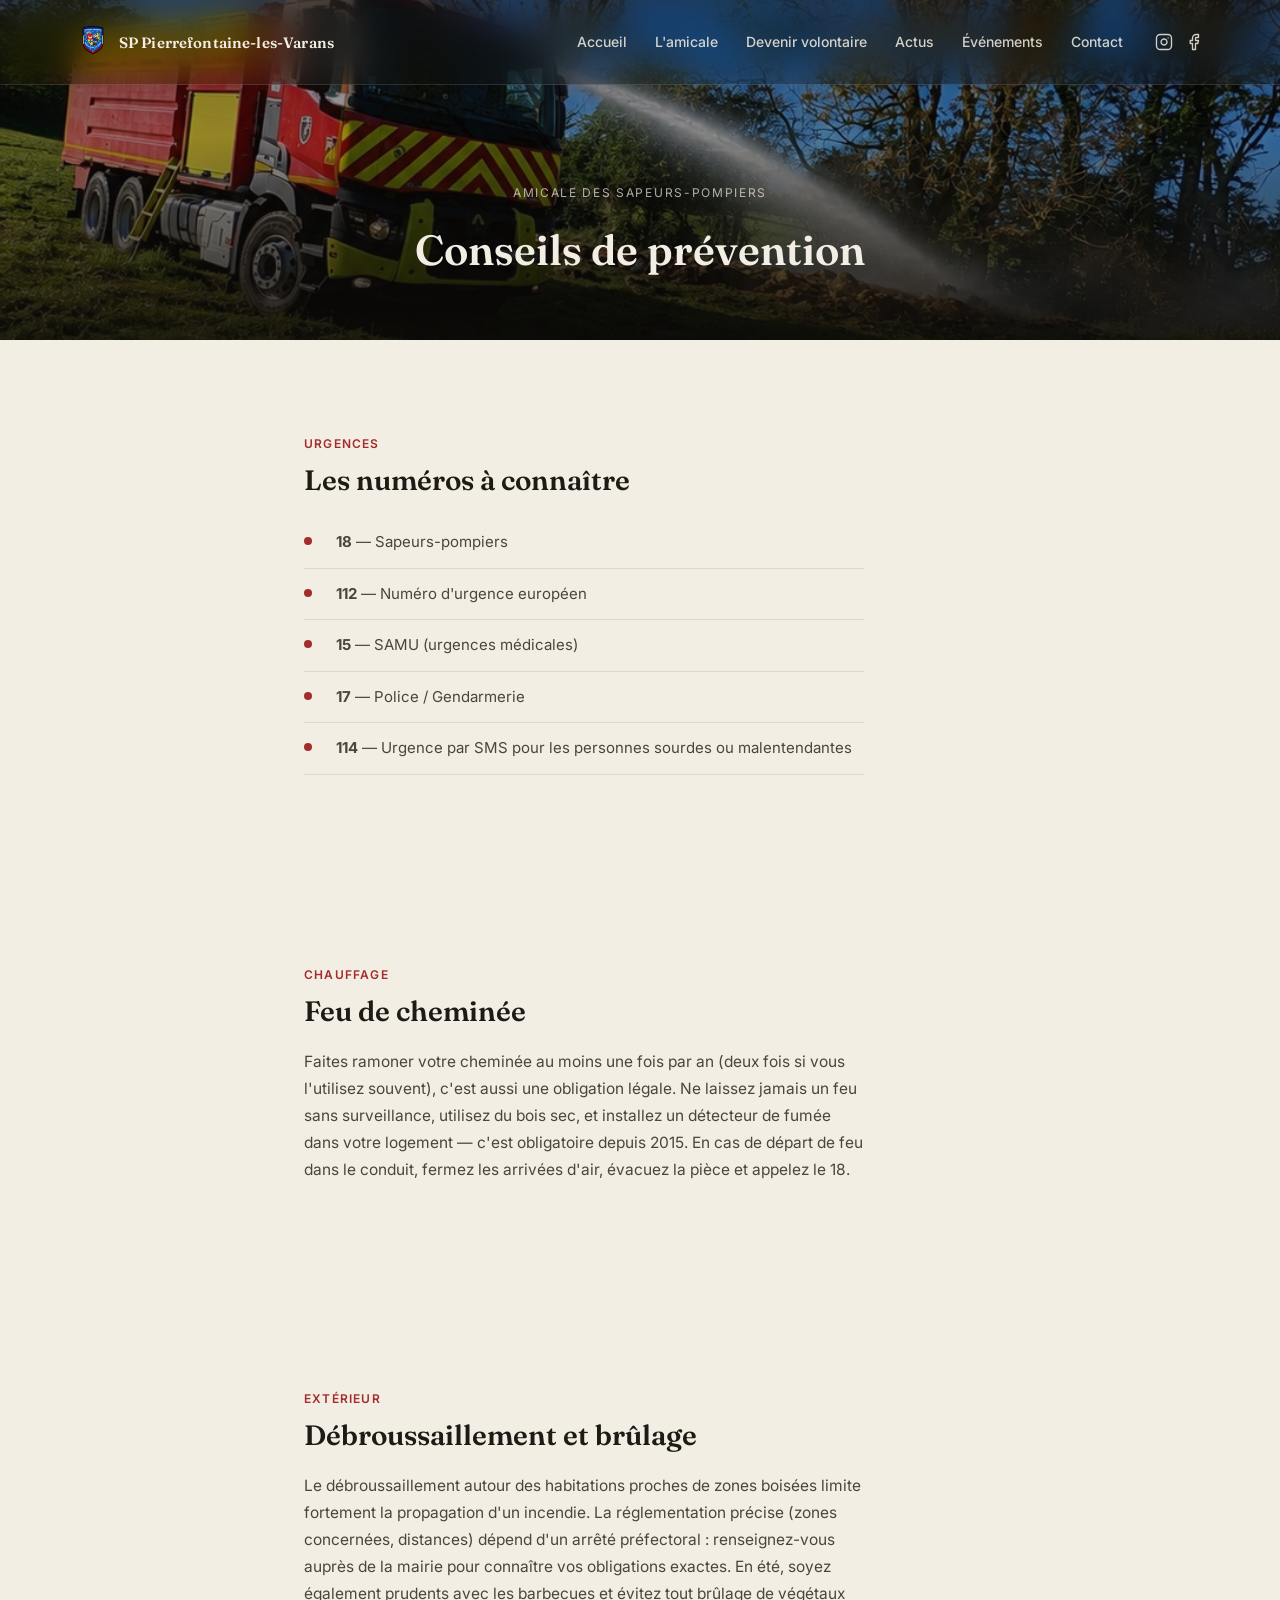
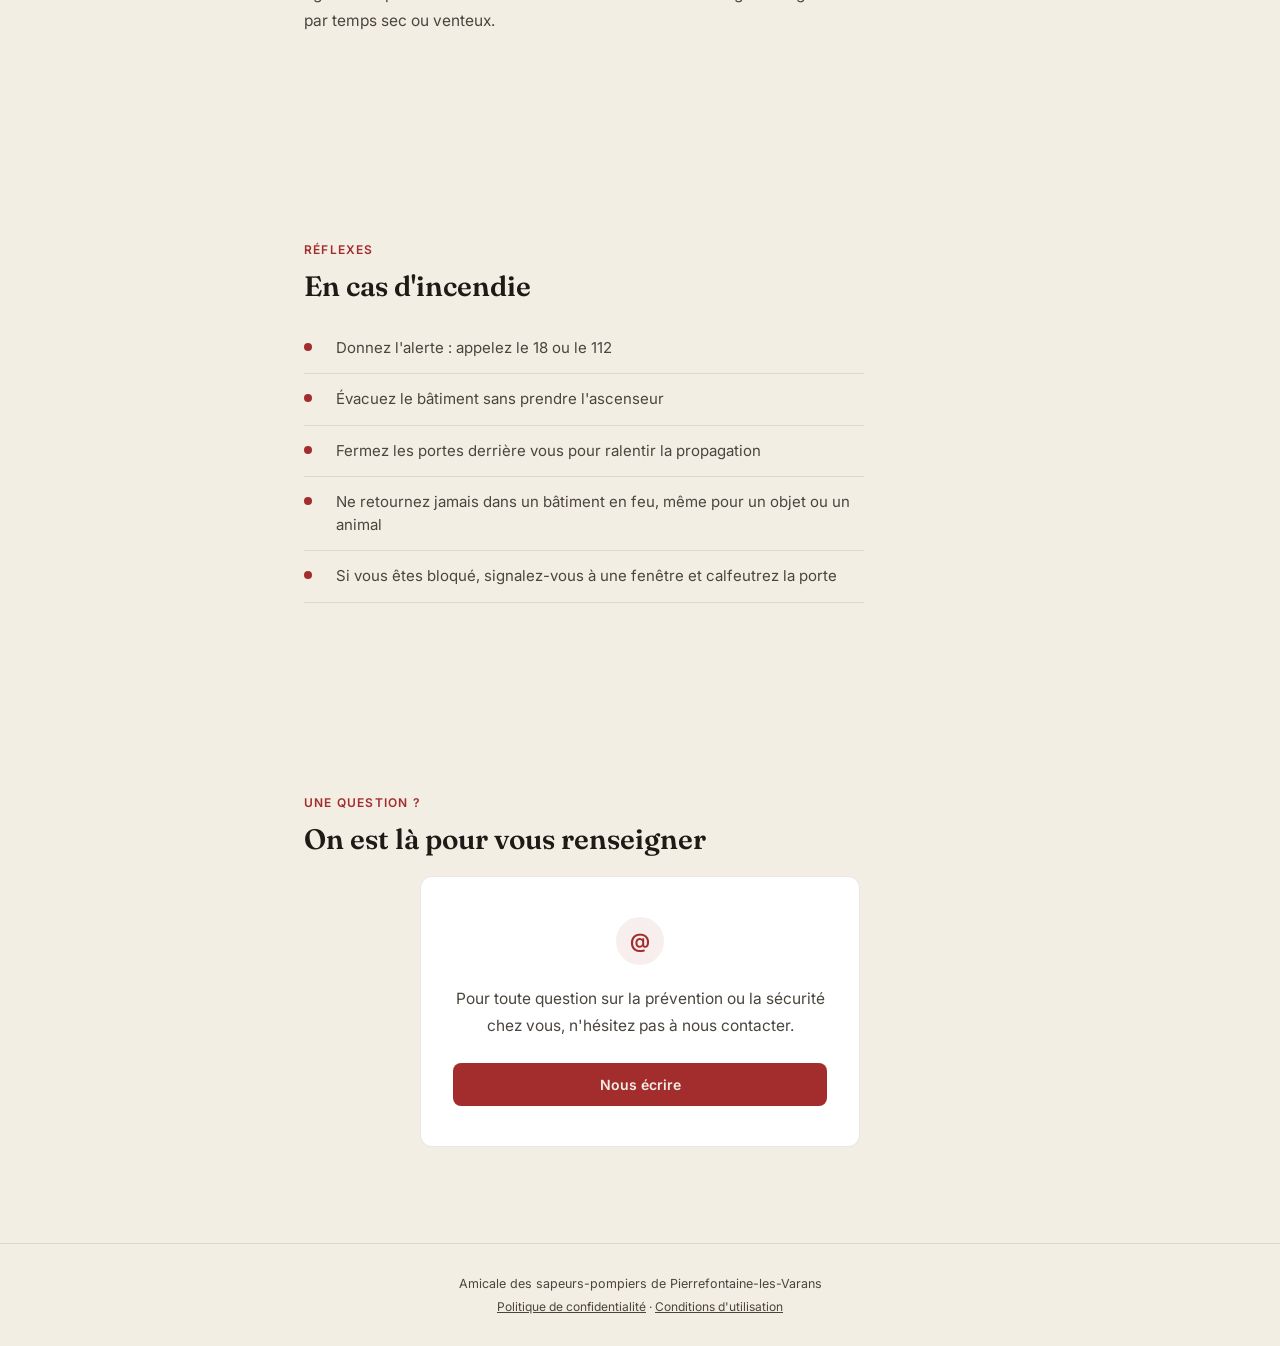
<file: prevention.html>
<!DOCTYPE html>
<html lang="fr">
<head>
<meta charset="UTF-8">
<meta name="viewport" content="width=device-width, initial-scale=1.0">
<title>Conseils de prévention — Amicale des sapeurs-pompiers de Pierrefontaine-les-Varans</title>
<link rel="preconnect" href="https://fonts.googleapis.com">
<link rel="preconnect" href="https://fonts.gstatic.com" crossorigin>
<link href="https://fonts.googleapis.com/css2?family=Fraunces:opsz,wght@9..144,500;9..144,600&family=Inter:wght@400;500;600&display=swap" rel="stylesheet">
<link rel="stylesheet" href="style.css">
<link rel="icon" type="image/png" href="assets/favicon.png">
<meta property="og:type" content="website">
<meta property="og:title" content="Conseils de prévention — Amicale des sapeurs-pompiers de Pierrefontaine-les-Varans">
<meta property="og:description" content="Amicale des sapeurs-pompiers de Pierrefontaine-les-Varans : actus, evenements et vie associative de la caserne.">
<meta property="og:image" content="assets/og-image.jpg">
</head>
<body>

<nav class="glass-nav">
  <a href="index.html" class="brand">
    <img src="assets/logo.png" alt="Logo de l'amicale" class="brand-logo">
    <span class="brand-text">SP Pierrefontaine-les-Varans</span>
  </a>
  <div class="nav-links">
    <a href="index.html">Accueil</a>
    <a href="amicale.html">L'amicale</a>
    <a href="devenir-volontaire.html">Devenir volontaire</a>
    <a href="actus.html">Actus</a>
    <a href="evenements.html">Événements</a>
    <a href="contact.html">Contact</a>
    <span class="nav-social-group"><a href="https://www.instagram.com/amicale_pompier_plv/" target="_blank" rel="noopener" class="nav-social" aria-label="Instagram"><svg xmlns="http://www.w3.org/2000/svg" viewBox="0 0 24 24" fill="none" stroke="currentColor" stroke-width="1.8" stroke-linecap="round" stroke-linejoin="round"><rect x="2" y="2" width="20" height="20" rx="5" ry="5"></rect><path d="M16 11.37A4 4 0 1 1 12.63 8 4 4 0 0 1 16 11.37z"></path><line x1="17.5" y1="6.5" x2="17.5" y2="6.5"></line></svg></a><a href="https://www.facebook.com/amicale.PLV" target="_blank" rel="noopener" class="nav-social" aria-label="Facebook"><svg xmlns="http://www.w3.org/2000/svg" viewBox="0 0 24 24" fill="none" stroke="currentColor" stroke-width="1.8" stroke-linecap="round" stroke-linejoin="round"><path d="M18 2h-3a5 5 0 0 0-5 5v3H7v4h3v8h4v-8h3l1-4h-4V7a1 1 0 0 1 1-1h3z"></path></svg></a></span>
  </div>
  <button class="menu-toggle" id="menu-toggle" aria-label="Ouvrir le menu" aria-expanded="false">
    <span></span><span></span><span></span>
  </button>
</nav>

<div class="mobile-menu" id="mobile-menu">
  <a href="index.html">Accueil</a>
  <a href="amicale.html">L'amicale</a>
  <a href="devenir-volontaire.html">Devenir volontaire</a>
  <a href="actus.html">Actus</a>
  <a href="evenements.html">Événements</a>
  <a href="contact.html">Contact</a>
  <span class="nav-social-group"><a href="https://www.instagram.com/amicale_pompier_plv/" target="_blank" rel="noopener" class="nav-social" aria-label="Instagram"><svg xmlns="http://www.w3.org/2000/svg" viewBox="0 0 24 24" fill="none" stroke="currentColor" stroke-width="1.8" stroke-linecap="round" stroke-linejoin="round"><rect x="2" y="2" width="20" height="20" rx="5" ry="5"></rect><path d="M16 11.37A4 4 0 1 1 12.63 8 4 4 0 0 1 16 11.37z"></path><line x1="17.5" y1="6.5" x2="17.5" y2="6.5"></line></svg></a><a href="https://www.facebook.com/amicale.PLV" target="_blank" rel="noopener" class="nav-social" aria-label="Facebook"><svg xmlns="http://www.w3.org/2000/svg" viewBox="0 0 24 24" fill="none" stroke="currentColor" stroke-width="1.8" stroke-linecap="round" stroke-linejoin="round"><path d="M18 2h-3a5 5 0 0 0-5 5v3H7v4h3v8h4v-8h3l1-4h-4V7a1 1 0 0 1 1-1h3z"></path></svg></a></span>
</div>

<header class="page-header" style="background-image:url('assets/hero-6.jpg')">
  <div class="hero-overlay"></div>
  <p class="eyebrow">Amicale des sapeurs-pompiers</p>
  <h1>Conseils de prévention</h1>
</header>

<main>

  <section class="section">
    <p class="section-eyebrow">Urgences</p>
    <h2>Les numéros à connaître</h2>
    <ul class="conditions-list">
      <li><strong>18</strong> — Sapeurs-pompiers</li>
      <li><strong>112</strong> — Numéro d'urgence européen</li>
      <li><strong>15</strong> — SAMU (urgences médicales)</li>
      <li><strong>17</strong> — Police / Gendarmerie</li>
      <li><strong>114</strong> — Urgence par SMS pour les personnes sourdes ou malentendantes</li>
    </ul>
  </section>

  <section class="section">
    <p class="section-eyebrow">Chauffage</p>
    <h2>Feu de cheminée</h2>
    <p class="section-text">
      Faites ramoner votre cheminée au moins une fois par an (deux fois si vous l'utilisez souvent), c'est
      aussi une obligation légale. Ne laissez jamais un feu sans surveillance, utilisez du bois sec, et
      installez un détecteur de fumée dans votre logement — c'est obligatoire depuis 2015. En cas de départ
      de feu dans le conduit, fermez les arrivées d'air, évacuez la pièce et appelez le 18.
    </p>
  </section>

  <section class="section">
    <p class="section-eyebrow">Extérieur</p>
    <h2>Débroussaillement et brûlage</h2>
    <p class="section-text">
      Le débroussaillement autour des habitations proches de zones boisées limite fortement la propagation
      d'un incendie. La réglementation précise (zones concernées, distances) dépend d'un arrêté préfectoral :
      renseignez-vous auprès de la mairie pour connaître vos obligations exactes. En été, soyez également
      prudents avec les barbecues et évitez tout brûlage de végétaux par temps sec ou venteux.
    </p>
  </section>

  <section class="section">
    <p class="section-eyebrow">Réflexes</p>
    <h2>En cas d'incendie</h2>
    <ul class="conditions-list">
      <li>Donnez l'alerte : appelez le 18 ou le 112</li>
      <li>Évacuez le bâtiment sans prendre l'ascenseur</li>
      <li>Fermez les portes derrière vous pour ralentir la propagation</li>
      <li>Ne retournez jamais dans un bâtiment en feu, même pour un objet ou un animal</li>
      <li>Si vous êtes bloqué, signalez-vous à une fenêtre et calfeutrez la porte</li>
    </ul>
  </section>

  <section class="section contact-section">
    <p class="section-eyebrow">Une question ?</p>
    <h2>On est là pour vous renseigner</h2>
    <div class="contact-card">
      <div class="contact-icon">@</div>
      <p class="section-text" style="margin: 0 auto;">
        Pour toute question sur la prévention ou la sécurité chez vous, n'hésitez pas à nous contacter.
      </p>
      <a class="cta" href="mailto:amicale.plv@gmail.com">Nous écrire</a>
    </div>
  </section>

</main>

<footer class="site-footer">
  <p>Amicale des sapeurs-pompiers de Pierrefontaine-les-Varans</p>
  <p class="footer-links"><a href="politique-de-confidentialite.html">Politique de confidentialité</a> · <a href="conditions-utilisation.html">Conditions d'utilisation</a></p>
</footer>

<script src="nav.js"></script>
</body>
</html>
</file>
<file: style.css>
:root {
  --red: #A32D2D;
  --red-dark: #6E1F1F;
  --cream: #F3EEE4;
  --ink: #1E1B17;
  --ink-soft: #4A453E;
  --brass: #B8862F;
  --border: rgba(30, 27, 23, 0.1);
  --font-display: 'Fraunces', serif;
  --font-body: 'Inter', sans-serif;
}

* { box-sizing: border-box; }

html { scroll-behavior: smooth; }

body {
  margin: 0;
  font-family: var(--font-body);
  color: var(--ink);
  background: var(--cream);
}

/* ---------- Nav en verre dépoli ---------- */

.glass-nav {
  position: fixed;
  top: 0;
  left: 0;
  right: 0;
  z-index: 100;
  display: flex;
  align-items: center;
  justify-content: space-between;
  padding: 18px 6vw;
  background: rgba(30, 22, 17, 0.28);
  backdrop-filter: blur(18px) saturate(160%);
  -webkit-backdrop-filter: blur(18px) saturate(160%);
  border-bottom: 1px solid rgba(255, 255, 255, 0.12);
}

.brand-logo {
  height: 48px;
  width: auto;
  flex-shrink: 0;
}

.brand {
  display: flex;
  align-items: center;
  gap: 10px;
  text-decoration: none;
  color: var(--cream);
}

.brand-mark {
  width: 10px;
  height: 10px;
  border-radius: 50%;
  background: var(--brass);
  flex-shrink: 0;
}

.brand-text {
  font-family: var(--font-display);
  font-weight: 600;
  font-size: 15px;
  letter-spacing: 0.01em;
}

.nav-links {
  display: flex;
  gap: 28px;
}

.nav-links a {
  color: rgba(243, 238, 228, 0.85);
  text-decoration: none;
  font-size: 14px;
  font-weight: 500;
  transition: color 0.2s ease;
}

.nav-links a:hover { color: var(--cream); }

.nav-social {
  display: flex;
  align-items: center;
  color: rgba(243, 238, 228, 0.85);
  transition: color 0.2s ease;
}

.nav-social:hover { color: var(--cream); }

.nav-social-group {
  display: flex;
  align-items: center;
  gap: 12px;
  margin-left: 4px;
}

.nav-social svg { width: 18px; height: 18px; }

.mobile-menu .nav-social svg { width: 26px; height: 26px; }
.mobile-menu .nav-social-group { gap: 20px; margin-left: 0; }

.nav-social {
  display: flex;
  align-items: center;
  color: rgba(243, 238, 228, 0.85);
  transition: color 0.2s ease;
}

.nav-social:hover { color: var(--cream); }

.nav-social svg { width: 18px; height: 18px; }

.mobile-menu .nav-social svg { width: 26px; height: 26px; }

.menu-toggle {
  display: none;
  flex-direction: column;
  justify-content: center;
  gap: 5px;
  width: 32px;
  height: 32px;
  background: none;
  border: none;
  cursor: pointer;
  padding: 0;
  z-index: 200;
}

.menu-toggle span {
  display: block;
  width: 100%;
  height: 1.5px;
  background: var(--cream);
  transition: transform 0.25s ease, opacity 0.25s ease;
}

.menu-toggle.open span:nth-child(1) { transform: translateY(6.5px) rotate(45deg); }
.menu-toggle.open span:nth-child(2) { opacity: 0; }
.menu-toggle.open span:nth-child(3) { transform: translateY(-6.5px) rotate(-45deg); }

.mobile-menu {
  position: fixed;
  inset: 0;
  z-index: 99;
  display: flex;
  flex-direction: column;
  align-items: center;
  justify-content: center;
  gap: 28px;
  background: rgba(20, 15, 12, 0.55);
  backdrop-filter: blur(24px) saturate(160%);
  -webkit-backdrop-filter: blur(24px) saturate(160%);
  opacity: 0;
  visibility: hidden;
  transform: translateY(-8px);
  transition: opacity 0.25s ease, transform 0.25s ease, visibility 0.25s;
}

.mobile-menu.open {
  opacity: 1;
  visibility: visible;
  transform: translateY(0);
}

.mobile-menu a {
  color: var(--cream);
  text-decoration: none;
  font-family: var(--font-display);
  font-size: 24px;
  font-weight: 500;
}

/* ---------- Panneaux empilés ---------- */

.stack {
  position: relative;
}

.stack-panel {
  position: sticky;
  top: 0;
  height: 100vh;
  min-height: 560px;
  display: flex;
  align-items: center;
  justify-content: center;
  overflow: hidden;
  background-size: cover;
  background-position: center;
  will-change: transform, filter;
}

.stack-panel:not(:first-child) {
  box-shadow: 0 -60px 90px rgba(0, 0, 0, 0.4);
}

.stack-panel:nth-child(1) { z-index: 1; }
.stack-panel:nth-child(2) { z-index: 2; }
.stack-panel:nth-child(3) { z-index: 3; }
.stack-panel:nth-child(4) { z-index: 4; }
.stack-panel:nth-child(5) { z-index: 5; }
.stack-panel:nth-child(6) { z-index: 6; }
.stack-panel:nth-child(7) { z-index: 7; }

.hero-overlay {
  position: absolute;
  inset: 0;
  background: linear-gradient(180deg, rgba(12, 10, 8, 0.45) 0%, rgba(12, 10, 8, 0.4) 45%, rgba(12, 10, 8, 0.7) 85%, rgba(12, 10, 8, 0.85) 100%);
}

.hero-content {
  position: relative;
  z-index: 2;
  text-align: center;
  padding: 0 24px;
  max-width: 640px;
}

.eyebrow {
  color: rgba(243, 238, 228, 0.75);
  font-size: 12px;
  letter-spacing: 0.14em;
  text-transform: uppercase;
  margin: 0 0 14px;
}

.panel-title {
  font-family: var(--font-display);
  font-weight: 600;
  color: var(--cream);
  font-size: clamp(32px, 5.5vw, 56px);
  line-height: 1.1;
  margin: 0 0 16px;
}

.hero-sub {
  color: rgba(243, 238, 228, 0.85);
  font-size: 16px;
  line-height: 1.6;
  margin: 0;
}

.panel-cta {
  display: inline-block;
  margin-top: 24px;
  padding: 12px 28px;
  border: 1.5px solid rgba(243, 238, 228, 0.7);
  color: var(--cream);
  text-decoration: none;
  font-size: 14px;
  font-weight: 600;
  border-radius: 8px;
  transition: background 0.2s ease, color 0.2s ease;
}

.panel-cta:hover {
  background: var(--cream);
  color: var(--ink);
}

.page-header {
  position: relative;
  padding: 160px 24px 64px;
  text-align: center;
  min-height: 340px;
  display: flex;
  flex-direction: column;
  align-items: center;
  justify-content: flex-end;
  background-size: cover;
  background-position: center;
  overflow: hidden;
}

.page-header .hero-overlay {
  background: linear-gradient(180deg, rgba(12, 10, 8, 0.55) 0%, rgba(12, 10, 8, 0.4) 40%, rgba(12, 10, 8, 0.85) 100%);
}

.page-header .eyebrow,
.page-header h1 {
  position: relative;
  z-index: 2;
}

.page-header .eyebrow { color: rgba(243, 238, 228, 0.7); }

.page-header h1 {
  font-family: var(--font-display);
  font-weight: 600;
  color: var(--cream);
  font-size: clamp(30px, 5vw, 42px);
  margin: 10px 0 0;
}

/* ---------- Sections ---------- */

.section {
  max-width: 720px;
  margin: 0 auto;
  padding: 96px 24px;
}

.section-eyebrow {
  color: var(--red);
  font-size: 12px;
  font-weight: 600;
  letter-spacing: 0.1em;
  text-transform: uppercase;
  margin: 0 0 12px;
}

.section h2 {
  font-family: var(--font-display);
  font-weight: 600;
  font-size: 28px;
  margin: 0 0 20px;
  color: var(--ink);
}

.section-text {
  font-size: 15.5px;
  line-height: 1.75;
  color: var(--ink-soft);
  max-width: 560px;
}

/* ---------- Actus ---------- */

.feed {
  border-top: 1px solid var(--border);
  margin-top: 8px;
}

.feed-item {
  display: flex;
  gap: 20px;
  padding: 22px 0;
  border-bottom: 1px solid var(--border);
}

.feed-date {
  flex-shrink: 0;
  width: 48px;
  text-align: center;
}

.feed-date .d {
  display: block;
  font-family: var(--font-display);
  font-size: 22px;
  font-weight: 600;
  color: var(--ink);
  line-height: 1;
}

.feed-date .m {
  display: block;
  font-size: 11px;
  color: var(--ink-soft);
  text-transform: uppercase;
  letter-spacing: 0.05em;
  margin-top: 4px;
}

.feed-body h3 {
  font-size: 15.5px;
  font-weight: 600;
  margin: 0 0 4px;
  color: var(--ink);
}

.feed-body p {
  font-size: 14px;
  color: var(--ink-soft);
  line-height: 1.6;
  margin: 0;
}

/* ---------- Événements ---------- */

.events {
  display: flex;
  flex-direction: column;
  gap: 10px;
  margin-top: 8px;
}

.event-row {
  display: flex;
  justify-content: space-between;
  align-items: center;
  padding: 18px 20px;
  background: #fff;
  border: 1px solid var(--border);
  border-radius: 10px;
}

.event-row h3 {
  font-size: 15px;
  font-weight: 600;
  margin: 0 0 3px;
  color: var(--ink);
}

.event-row p {
  font-size: 13px;
  color: var(--ink-soft);
  margin: 0;
}

.event-date {
  font-size: 13px;
  font-weight: 600;
  color: var(--red);
  white-space: nowrap;
}

/* ---------- Matériel & chiffres ---------- */

.material-grid {
  display: grid;
  grid-template-columns: 1fr 1fr;
  gap: 24px;
  margin-top: 8px;
}

.material-item h3 {
  font-size: 15px;
  font-weight: 600;
  margin: 0 0 6px;
  color: var(--ink);
}

.material-item p {
  font-size: 14px;
  color: var(--ink-soft);
  line-height: 1.6;
  margin: 0;
}

.stats-grid {
  display: grid;
  grid-template-columns: repeat(3, 1fr);
  gap: 24px;
  margin-top: 8px;
  text-align: center;
}

.stat-number {
  font-family: var(--font-display);
  font-weight: 600;
  color: var(--red);
  font-size: clamp(32px, 5vw, 44px);
  margin: 0;
  line-height: 1;
}

.stat-label {
  font-size: 13px;
  color: var(--ink-soft);
  margin: 8px 0 0;
}

@media (max-width: 640px) {
  .material-grid { grid-template-columns: 1fr; }
  .stats-grid { grid-template-columns: 1fr; gap: 32px; }
}

/* ---------- Admin ---------- */

.admin-form {
  display: flex;
  flex-direction: column;
  gap: 14px;
  max-width: 480px;
  margin-bottom: 24px;
}

.admin-form label {
  display: flex;
  flex-direction: column;
  gap: 6px;
  font-size: 13px;
  font-weight: 600;
  color: var(--ink-soft);
}

.admin-form input,
.admin-form textarea {
  font-family: var(--font-body);
  font-size: 14px;
  padding: 10px 12px;
  border: 1px solid var(--border);
  border-radius: 8px;
  color: var(--ink);
}

.admin-error {
  color: var(--red);
  font-size: 13px;
  margin: 0;
}

.admin-list {
  display: flex;
  flex-direction: column;
  gap: 8px;
  max-width: 560px;
}

.admin-item {
  display: flex;
  justify-content: space-between;
  align-items: center;
  padding: 12px 16px;
  background: #fff;
  border: 1px solid var(--border);
  border-radius: 8px;
  font-size: 13.5px;
}

.admin-item-date {
  display: block;
  font-size: 12px;
  color: var(--ink-soft);
  margin-top: 2px;
}

.admin-delete {
  background: none;
  border: none;
  color: var(--red);
  font-size: 12.5px;
  font-weight: 600;
  cursor: pointer;
}

.admin-edit {
  background: none;
  border: none;
  color: var(--ink-soft);
  font-size: 12.5px;
  font-weight: 600;
  cursor: pointer;
}

.admin-edit:hover { color: var(--ink); }

/* ---------- Fil et fenêtre "en savoir plus" ---------- */

.feed-more {
  margin-top: 8px;
  background: none;
  border: none;
  color: var(--red);
  font-size: 13px;
  font-weight: 600;
  cursor: pointer;
  padding: 0;
  font-family: var(--font-body);
}

.feed-more:hover { text-decoration: underline; }

.modal-overlay {
  position: fixed;
  inset: 0;
  background: rgba(20, 15, 12, 0.6);
  backdrop-filter: blur(8px);
  display: flex;
  align-items: center;
  justify-content: center;
  z-index: 300;
  opacity: 0;
  visibility: hidden;
  transition: opacity 0.2s ease, visibility 0.2s;
  padding: 24px;
}

.modal-overlay.open {
  opacity: 1;
  visibility: visible;
}

.modal-box {
  background: #fff;
  border-radius: 12px;
  padding: 36px 32px;
  max-width: 560px;
  width: 100%;
  max-height: 80vh;
  overflow-y: auto;
  position: relative;
}

.modal-close {
  position: absolute;
  top: 16px;
  right: 16px;
  background: none;
  border: none;
  font-size: 22px;
  cursor: pointer;
  color: var(--ink-soft);
  line-height: 1;
}

.modal-box h2 {
  font-family: var(--font-display);
  font-weight: 600;
  font-size: 22px;
  margin: 8px 0 16px;
  color: var(--ink);
}

.modal-eyebrow {
  font-size: 12px;
  color: var(--red);
  font-weight: 600;
  text-transform: uppercase;
  letter-spacing: 0.05em;
  margin: 0;
}

.modal-content-text {
  font-size: 14.5px;
  line-height: 1.7;
  color: var(--ink-soft);
  white-space: pre-wrap;
}

.steps-list {
  border-top: 1px solid var(--border);
  margin-top: 8px;
}

.step-item {
  display: flex;
  gap: 20px;
  padding: 20px 0;
  border-bottom: 1px solid var(--border);
}

.step-number {
  flex-shrink: 0;
  width: 34px;
  height: 34px;
  border-radius: 50%;
  background: var(--red);
  color: var(--cream);
  display: flex;
  align-items: center;
  justify-content: center;
  font-family: var(--font-display);
  font-weight: 600;
  font-size: 14px;
}

.step-body h3 {
  font-size: 15px;
  font-weight: 600;
  margin: 0 0 4px;
  color: var(--ink);
}

.step-body p {
  font-size: 14px;
  color: var(--ink-soft);
  line-height: 1.6;
  margin: 0;
}

.faq-list {
  border-top: 1px solid var(--border);
  margin-top: 8px;
}

.faq-item {
  border-bottom: 1px solid var(--border);
}

.faq-item summary {
  padding: 16px 4px;
  font-size: 15px;
  font-weight: 600;
  color: var(--ink);
  cursor: pointer;
  list-style: none;
  display: flex;
  justify-content: space-between;
  align-items: center;
  gap: 16px;
}

.faq-item summary::-webkit-details-marker { display: none; }

.faq-item summary::after {
  content: '+';
  font-size: 20px;
  color: var(--red);
  flex-shrink: 0;
}

.faq-item[open] summary::after { content: '−'; }

.faq-item p {
  padding: 0 4px 18px;
  font-size: 14px;
  color: var(--ink-soft);
  line-height: 1.6;
  margin: 0;
}

/* ---------- Conditions ---------- */

.conditions-list {
  list-style: none;
  padding: 0;
  margin: 0;
  max-width: 560px;
}

.conditions-list li {
  position: relative;
  padding: 14px 0 14px 32px;
  border-bottom: 1px solid var(--border);
  font-size: 15px;
  color: var(--ink-soft);
  line-height: 1.5;
}

.conditions-list li::before {
  content: '';
  position: absolute;
  left: 0;
  top: 20px;
  width: 8px;
  height: 8px;
  border-radius: 50%;
  background: var(--red);
}

/* ---------- Contact ---------- */

.contact-card {
  background: #fff;
  border: 1px solid var(--border);
  border-radius: 12px;
  padding: 40px 32px;
  text-align: center;
  max-width: 440px;
  margin: 0 auto;
  display: flex;
  flex-direction: column;
}

.card-actions {
  margin-top: auto;
  padding-top: 20px;
}

.card-actions .cta-outline {
  margin-bottom: 12px;
}

.cta-outline {
  display: inline-block;
  margin-top: 24px;
  padding: 13px 26px;
  background: none;
  border: 1.5px solid var(--border);
  color: var(--ink-soft);
  font-size: 14px;
  font-weight: 600;
  border-radius: 8px;
  cursor: not-allowed;
  font-family: var(--font-body);
}

.contact-grid {
  display: grid;
  grid-template-columns: 1fr 1fr;
  gap: 24px;
  max-width: 820px;
  margin: 0 auto;
}

.contact-grid .contact-card {
  max-width: none;
  margin: 0;
}

.contact-card h3 {
  font-family: var(--font-display);
  font-weight: 600;
  font-size: 18px;
  margin: 0 0 14px;
  color: var(--ink);
}

@media (max-width: 640px) {
  .contact-grid { grid-template-columns: 1fr; }
}

.contact-icon {
  width: 48px;
  height: 48px;
  border-radius: 50%;
  background: rgba(163, 45, 45, 0.08);
  color: var(--red);
  display: flex;
  align-items: center;
  justify-content: center;
  margin: 0 auto 20px;
  font-size: 20px;
  font-weight: 600;
}

.cta {
  display: inline-block;
  margin-top: 24px;
  padding: 13px 26px;
  background: var(--red);
  color: var(--cream);
  text-decoration: none;
  font-size: 14px;
  font-weight: 600;
  border-radius: 8px;
  transition: background 0.2s ease;
}

.cta:hover { background: var(--red-dark); }

.contact-phone {
  margin: 16px 0 0;
  font-size: 13.5px;
  color: var(--ink-soft);
}

.contact-phone a {
  color: var(--red);
  font-weight: 600;
  text-decoration: none;
}

.bottom-link-section {
  text-align: center;
  padding: 56px 24px;
}

.bottom-link {
  display: inline-block;
  padding: 12px 24px;
  border: 1px solid var(--border);
  border-radius: 999px;
  color: var(--ink);
  text-decoration: none;
  font-size: 14px;
  font-weight: 600;
  transition: background 0.2s ease, border-color 0.2s ease;
}

.bottom-link:hover {
  background: var(--cream);
  border-color: var(--red);
}

/* ---------- Footer ---------- */

.site-footer {
  padding: 32px 24px;
  text-align: center;
  border-top: 1px solid var(--border);
}

.site-footer p {
  font-size: 12.5px;
  color: var(--ink-soft);
  margin: 0;
}

.footer-links {
  margin-top: 8px !important;
  font-size: 12px !important;
}

.footer-links a {
  color: var(--ink-soft);
  text-decoration: underline;
}

/* ---------- Responsive ---------- */

@media (max-width: 640px) {
  .nav-links { display: none; }
  .menu-toggle { display: flex; }
  .glass-nav { padding: 16px 20px; }
  .section { padding: 64px 20px; }
}
</file>
